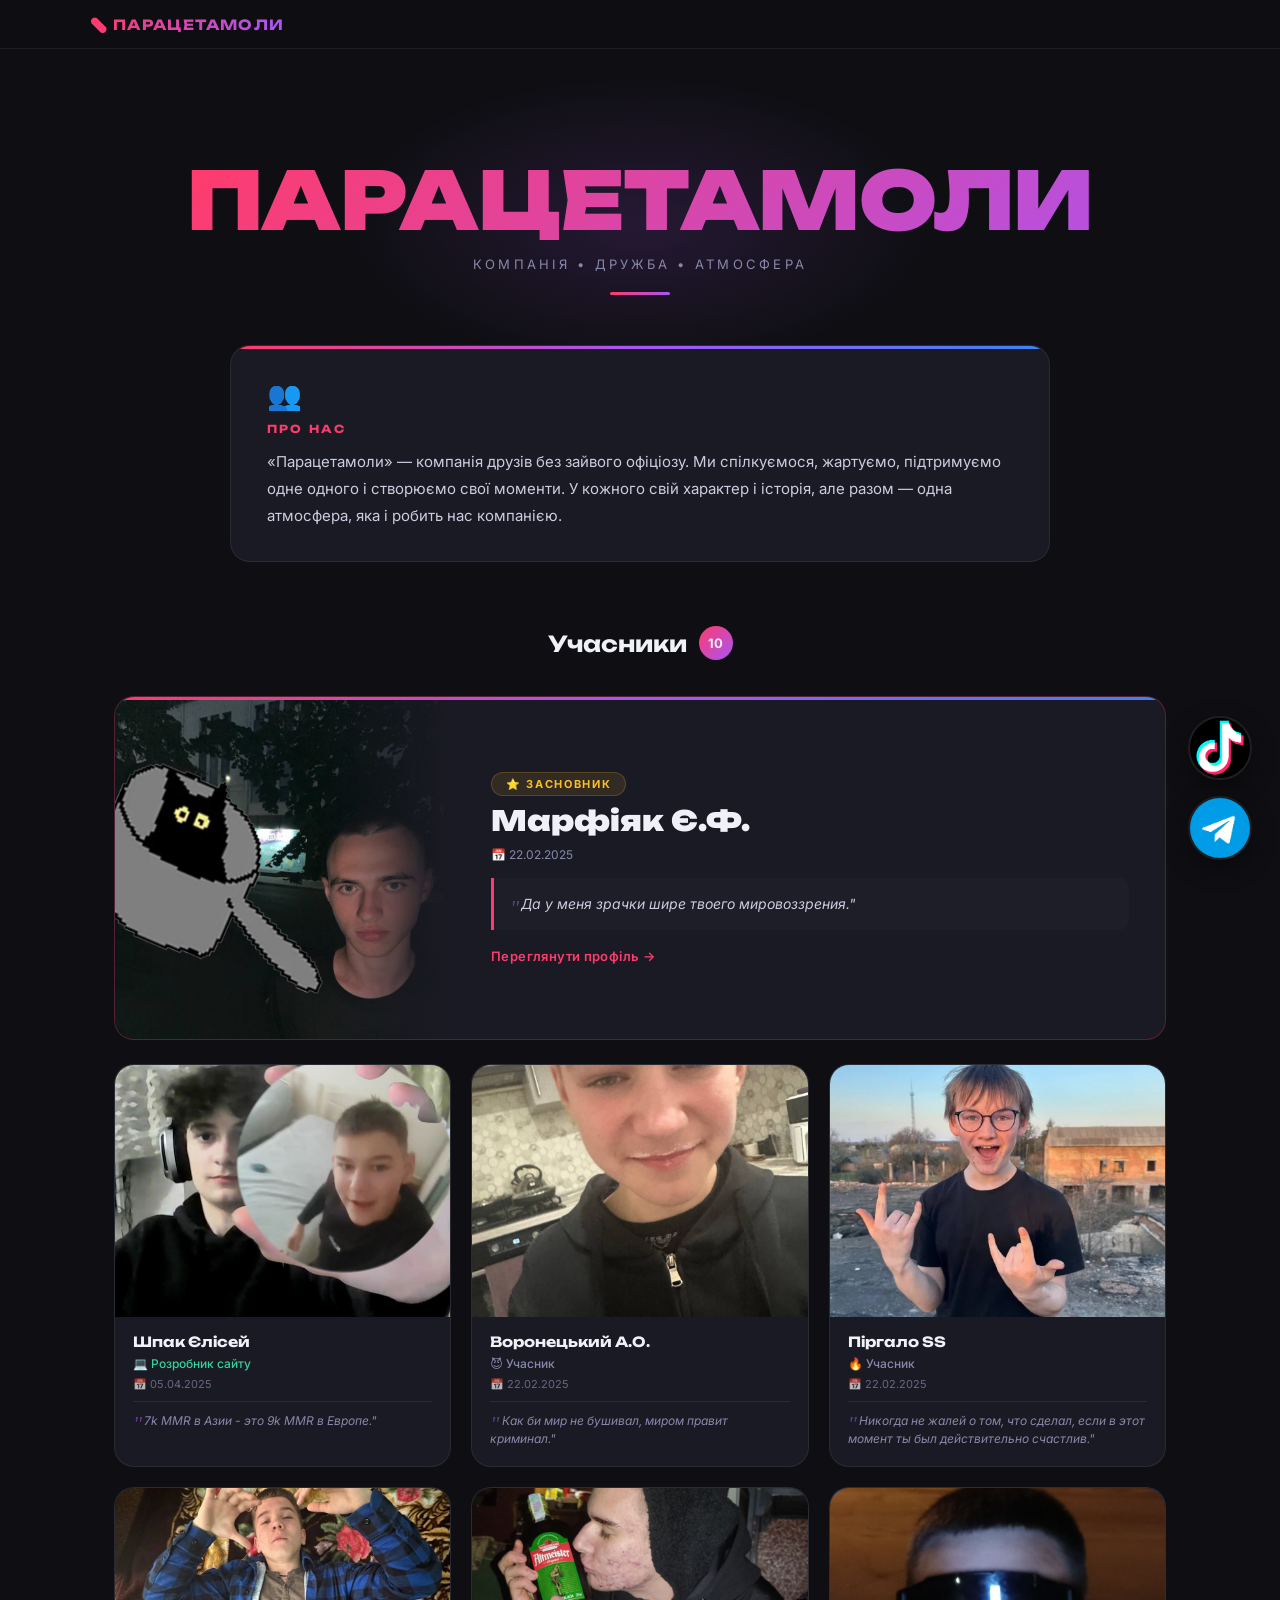
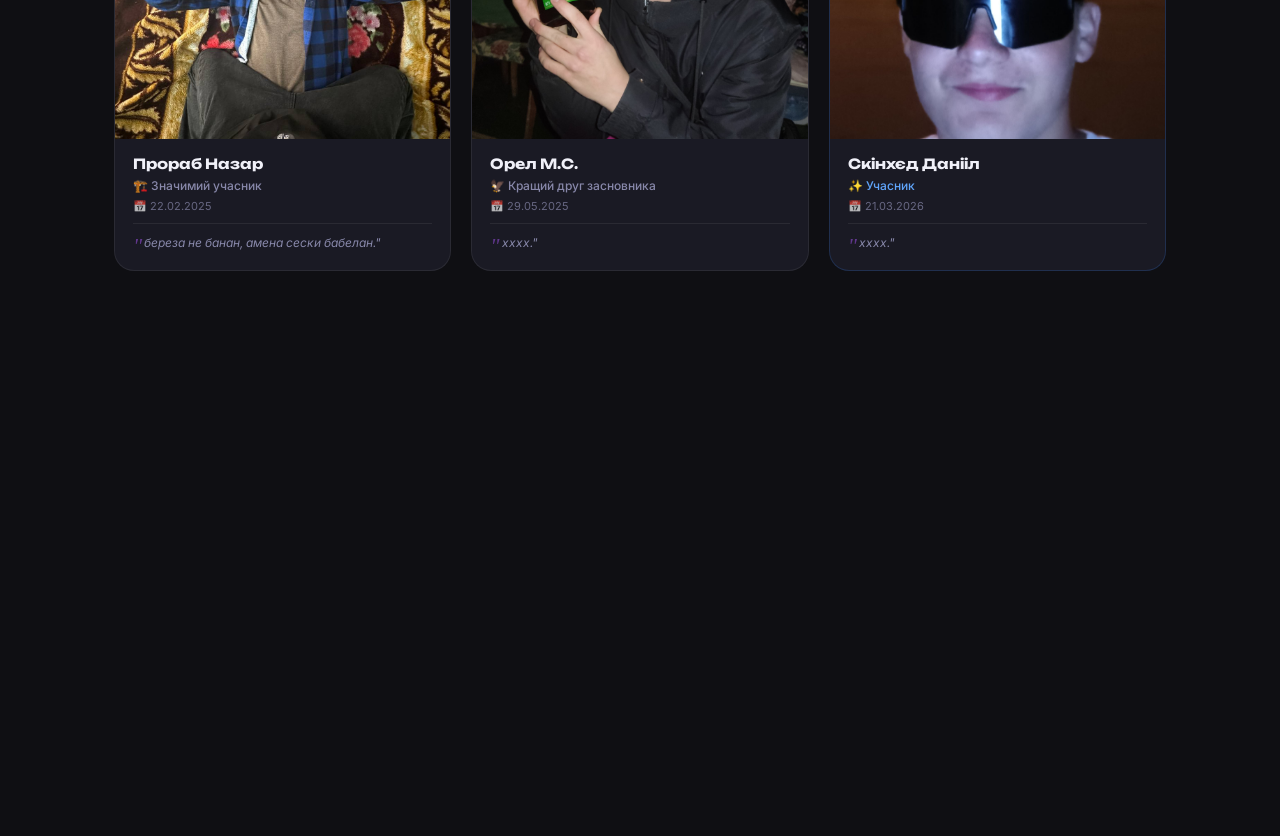
<file: index.html>
<!DOCTYPE html>
<html lang="uk">
<head>
    <meta charset="UTF-8">
    <title>Парацетамоли</title>
    <meta name="viewport" content="width=device-width, initial-scale=1.0">
    <link rel="preconnect" href="https://fonts.googleapis.com">
    <link href="https://fonts.googleapis.com/css2?family=Unbounded:wght@400;700;900&family=Inter:wght@400;500;600&display=swap" rel="stylesheet">
    <link rel="stylesheet" href="style.css">
</head>
<body>
<div class="particles" id="particles"></div>
<header class="site-header">
    <div class="header-inner">
        <span class="logo-text">💊 ПАРАЦЕТАМОЛИ</span>
    </div>
</header>
<div class="container">

    <section class="hero">
        <div class="hero-glow"></div>
        <h1 class="main-title">
            <span class="title-word accent">ПАРАЦЕТАМОЛИ</span>
        </h1>
        <p class="hero-sub">компанія • дружба • атмосфера</p>
        <div class="hero-line"></div>
    </section>

    <section class="about reveal">
        <div class="about-icon">👥</div>
        <h2 class="section-label">Про нас</h2>
        <p class="about-text">«Парацетамоли» — компанія друзів без зайвого офіціозу. Ми спілкуємося, жартуємо, підтримуємо одне одного і створюємо свої моменти. У кожного свій характер і історія, але разом — одна атмосфера, яка і робить нас компанією.</p>
    </section>

    <section class="members-section">
        <h2 class="members-title reveal">
            <span>Учасники</span>
            <span class="count-badge">10</span>
        </h2>

        <!-- ЗАСНОВНИК — окремий великий блок -->
        <a href="zhenya.html" class="founder-card reveal">
            <div class="founder-photo-wrap">
                <img src="zhenya.jpg" class="founder-photo" alt="Женя" onerror="this.src='placeholder.svg'">
                <div class="founder-overlay"></div>
            </div>
            <div class="founder-info">
                <div class="founder-badge">⭐ Засновник</div>
                <div class="founder-name">Марфіяк Є.Ф.</div>
                <div class="founder-date">📅 22.02.2025</div>
                <div class="founder-quote">
                    <span class="cq-mark">"</span>Да у меня зрачки шире твоего мировоззрения."
                </div>
                <div class="founder-link">Переглянути профіль →</div>
            </div>
        </a>

        <!-- решта учасників -->
        <div class="members-grid">
            <article class="member-card reveal" style="--i:1">
                <a href="denys.html" class="card-link">
                    <div class="card-photo-wrap">
                        <img src="denys.jpg" class="member-photo" alt="Шпак Єлісей" onerror="this.src='placeholder.svg'">
                        <div class="card-overlay"><span class="card-view">Переглянути →</span></div>
                    </div>
                    <div class="member-info">
                        <div class="member-name">Шпак Єлісей</div>
                        <div class="member-role dev">💻 Розробник сайту</div>
                        <div class="member-date">📅 05.04.2025</div>
                        <div class="card-quote"><span class="cq-mark">"</span>7k MMR в Азии - это 9k MMR в Европе."</div>
                    </div>
                </a>
            </article>
            <article class="member-card reveal" style="--i:2">
                <a href="anton.html" class="card-link">
                    <div class="card-photo-wrap">
                        <img src="anton.jpg" class="member-photo" alt="Воронецький А.О." onerror="this.src='placeholder.svg'">
                        <div class="card-overlay"><span class="card-view">Переглянути →</span></div>
                    </div>
                    <div class="member-info">
                        <div class="member-name">Воронецький А.О.</div>
                        <div class="member-role">😈 Учасник</div>
                        <div class="member-date">📅 22.02.2025</div>
                        <div class="card-quote"><span class="cq-mark">"</span>Как би мир не бушивал, миром правит криминал."</div>
                    </div>
                </a>
            </article>
            <article class="member-card reveal" style="--i:3">
                <a href="pir.html" class="card-link">
                    <div class="card-photo-wrap">
                        <img src="pir.jpg" class="member-photo" alt="Піргало SS" onerror="this.src='placeholder.svg'">
                        <div class="card-overlay"><span class="card-view">Переглянути →</span></div>
                    </div>
                    <div class="member-info">
                        <div class="member-name">Піргало SS</div>
                        <div class="member-role">🔥 Учасник</div>
                        <div class="member-date">📅 22.02.2025</div>
                        <div class="card-quote"><span class="cq-mark">"</span>Никогда не жалей о том, что сделал, если в этот момент ты был действительно счастлив."</div>
                    </div>
                </a>
            </article>
            <article class="member-card reveal" style="--i:4">
                <a href="nazar.html" class="card-link">
                    <div class="card-photo-wrap">
                        <img src="nazarbalya.jpg" class="member-photo" alt="Прораб Назар" onerror="this.src='placeholder.svg'">
                        <div class="card-overlay"><span class="card-view">Переглянути →</span></div>
                    </div>
                    <div class="member-info">
                        <div class="member-name">Прораб Назар</div>
                        <div class="member-role">🏗️ Значимий учасник</div>
                        <div class="member-date">📅 22.02.2025</div>
                        <div class="card-quote"><span class="cq-mark">"</span>береза не банан, амена сески бабелан."</div>
                    </div>
                </a>
            </article>
            <article class="member-card reveal" style="--i:5">
                <a href="masya.html" class="card-link">
                    <div class="card-photo-wrap">
                        <img src="masya.jpg" class="member-photo" alt="Орел М.С." onerror="this.src='placeholder.svg'">
                        <div class="card-overlay"><span class="card-view">Переглянути →</span></div>
                    </div>
                    <div class="member-info">
                        <div class="member-name">Орел М.С.</div>
                        <div class="member-role">🦅 Кращий друг засновника</div>
                        <div class="member-date">📅 29.05.2025</div>
                        <div class="card-quote"><span class="cq-mark">"</span>хххх."</div>
                    </div>
                </a>
            </article>

            <article class="member-card reveal new-member" style="--i:9">
                <a href="danya.html" class="card-link">
                    <div class="card-photo-wrap">
                        <img src="danya.jpg" class="member-photo" alt="Скінхєд Данііл" onerror="this.src='placeholder.svg'">
                        <div class="card-overlay"><span class="card-view">Переглянути →</span></div>
                    </div>
                    <div class="member-info">
                        <div class="member-name">Скінхєд Данііл</div>
                        <div class="member-role new">✨ Учасник</div>
                        <div class="member-date">📅 21.03.2026</div>
                        <div class="card-quote"><span class="cq-mark">"</span>хххх."</div>
                    </div>
                </a>
            </article>

            <article class="member-card reveal new-member" style="--i:6">
                <a href="vika.html" class="card-link">
                    <div class="card-photo-wrap">
                        <img src="vika.jpg" class="member-photo" alt="Сосалась з воронецьким" onerror="this.src='placeholder.svg'">
                        <div class="card-overlay"><span class="card-view">Переглянути →</span></div>
                    </div>
                    <div class="member-info">
                        <div class="member-name">Віка</div>
                        <div class="member-role new">✨ Учасниця</div>
                        <div class="member-date">📅 28.08.2025</div>
                        <div class="card-quote"><span class="cq-mark">"</span>Мертвые тоже думали, что у них будет завтра."</div>
                    </div>
                </a>
            </article>

            <article class="member-card reveal new-member" style="--i:7">
                <a href="karina.html" class="card-link">
                    <div class="card-photo-wrap">
                        <img src="karina.jpg" class="member-photo" alt="Сало" onerror="this.src='placeholder.svg'">
                        <div class="card-overlay"><span class="card-view">Переглянути →</span></div>
                    </div>
                    <div class="member-info">
                        <div class="member-name">Каріна</div>
                        <div class="member-role new">✨ Учасниця</div>
                        <div class="member-date">📅 28.08.2025</div>
                        <div class="card-quote"><span class="cq-mark">"</span>Детка ты любишь рваные джинсы."</div>
                    </div>
                </a>
            </article>

            <article class="member-card reveal new-member" style="--i:8">
                <a href="polina.html" class="card-link">
                    <div class="card-photo-wrap">
                        <img src="polina.jpg" class="member-photo" alt="П'яна палатка'" onerror="this.src='placeholder.svg'">
                        <div class="card-overlay"><span class="card-view">Переглянути →</span></div>
                    </div>
                    <div class="member-info">
                        <div class="member-name">Поліна</div>
                        <div class="member-role new">✨ Учасниця</div>
                        <div class="member-date">📅 28.08.2025</div>
                        <div class="card-quote"><span class="cq-mark">"</span>Хуй не палка, целка не давалка."</div>
                    </div>
                </a>
            </article>

        </div>
    </section>

</div>

<div class="social-btn tiktok-btn" onclick="window.open('https://www.tiktok.com/@paracetamoly74','_blank')">
    <img src="tiktok.jpg" alt="TikTok">
</div>
<div class="social-btn tg-btn" onclick="window.open('https://t.me/paracetamoly74','_blank')">
    <img src="telegram.jpg" alt="Telegram">
</div>
<script src="main.js"></script>
</body>
</html>
</file>
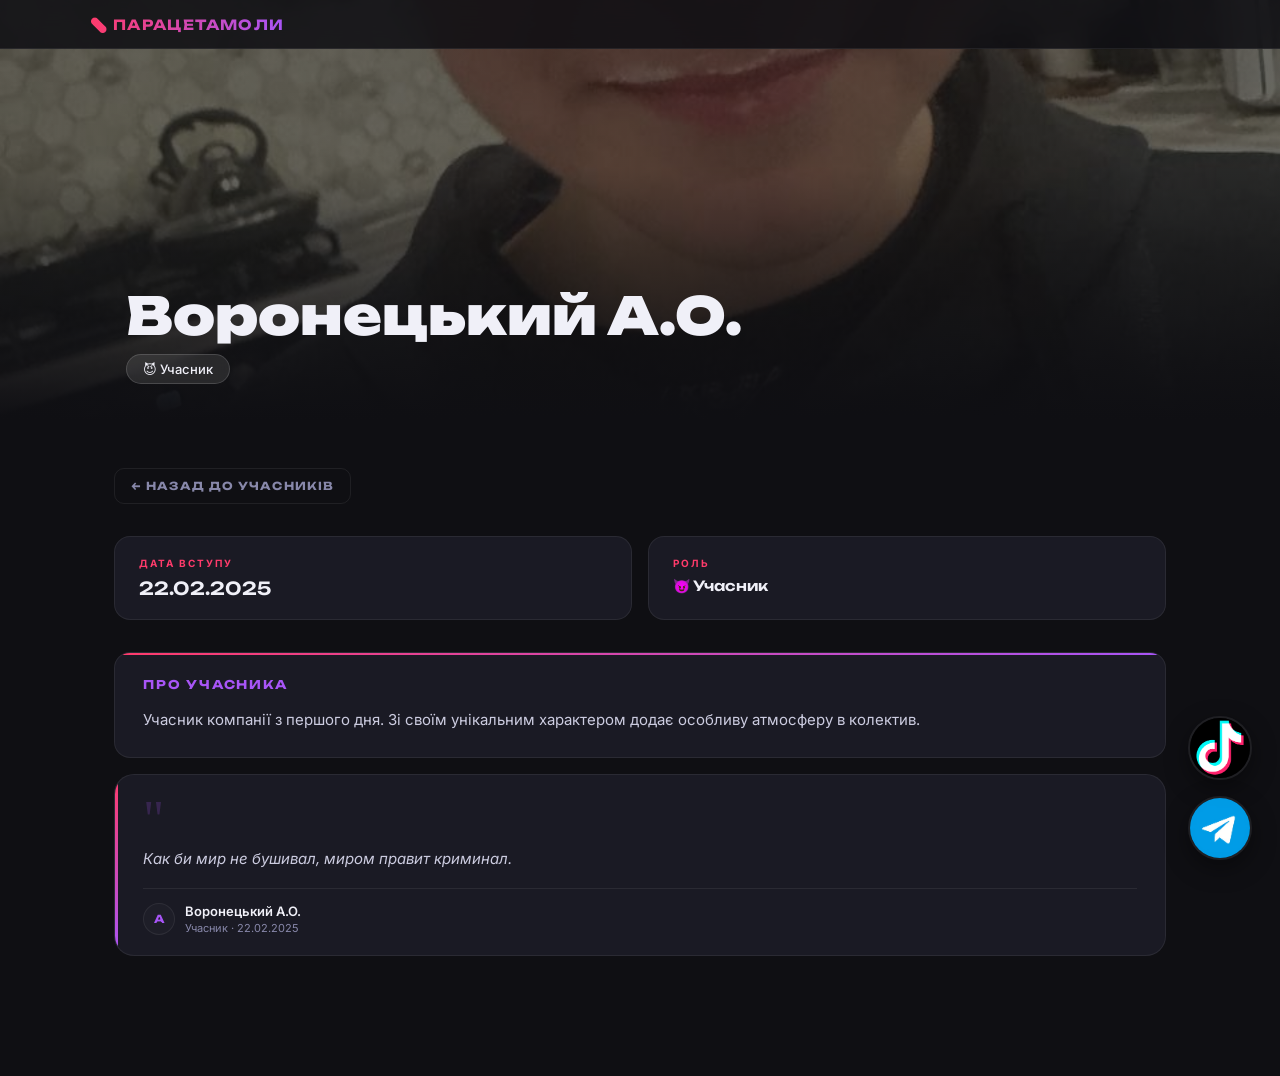
<file: anton.html>
<!DOCTYPE html>
<html lang="uk">
<head>
    <meta charset="UTF-8">
    <title>Воронецький А.О. — Парацетамоли</title>
    <meta name="viewport" content="width=device-width, initial-scale=1.0">
    <link rel="preconnect" href="https://fonts.googleapis.com">
    <link href="https://fonts.googleapis.com/css2?family=Unbounded:wght@400;700;900&family=Inter:wght@400;500;600&display=swap" rel="stylesheet">
    <link rel="stylesheet" href="style.css">
</head>
<body>
<div class="particles" id="particles"></div>
<header class="site-header">
    <div class="header-inner">
        <span class="logo-text">💊 ПАРАЦЕТАМОЛИ</span>
    </div>
</header>
<div class="member-page">
    <div class="member-page-hero">
        <img src="anton.jpg" class="member-page-photo" alt="Воронецький А.О." onerror="this.src='placeholder.svg'">
        <div class="member-page-overlay"></div>
        <div class="member-page-hero-content">
            <div class="member-page-name">Воронецький А.О.</div>
            <div class="member-page-role-badge">😈 Учасник</div>
        </div>
    </div>
    <div class="member-page-body">
        <a href="index.html" class="back-btn">← Назад до учасників</a>
        <div class="info-grid">
            <div class="info-card reveal">
                <div class="info-label">Дата вступу</div>
                <div class="info-value">22.02.2025</div>
            </div>
            <div class="info-card reveal">
                <div class="info-label">Роль</div>
                <div class="info-value" style="font-size:14px">😈 Учасник</div>
            </div>
        </div>
        <div class="bio-card reveal">
            <div class="bio-title">Про учасника</div>
            <p class="bio-text">Учасник компанії з першого дня. Зі своїм унікальним характером додає особливу атмосферу в колектив.</p>
        </div>
        <div class="member-quote">
            <div class="mq-bar"></div>
            <div class="mq-bigquote">"</div>
            <p class="mq-text">Как би мир не бушивал, миром правит криминал.</p>
            <div class="mq-footer">
                <div class="mq-avatar">А</div>
                <div>
                    <div class="mq-name">Воронецький А.О.</div>
                    <div class="mq-role">Учасник · 22.02.2025</div>
                </div>
            </div>
        </div>
    </div>
</div>
<div class="social-btn tiktok-btn" onclick="window.open('https://www.tiktok.com/@paracetamoly74','_blank')">
    <img src="tiktok.jpg" alt="TikTok">
</div>
<div class="social-btn tg-btn" onclick="window.open('https://t.me/paracetamoly74','_blank')">
    <img src="telegram.jpg" alt="Telegram">
</div>
<script src="main.js"></script>
</body>
</html>
</file>
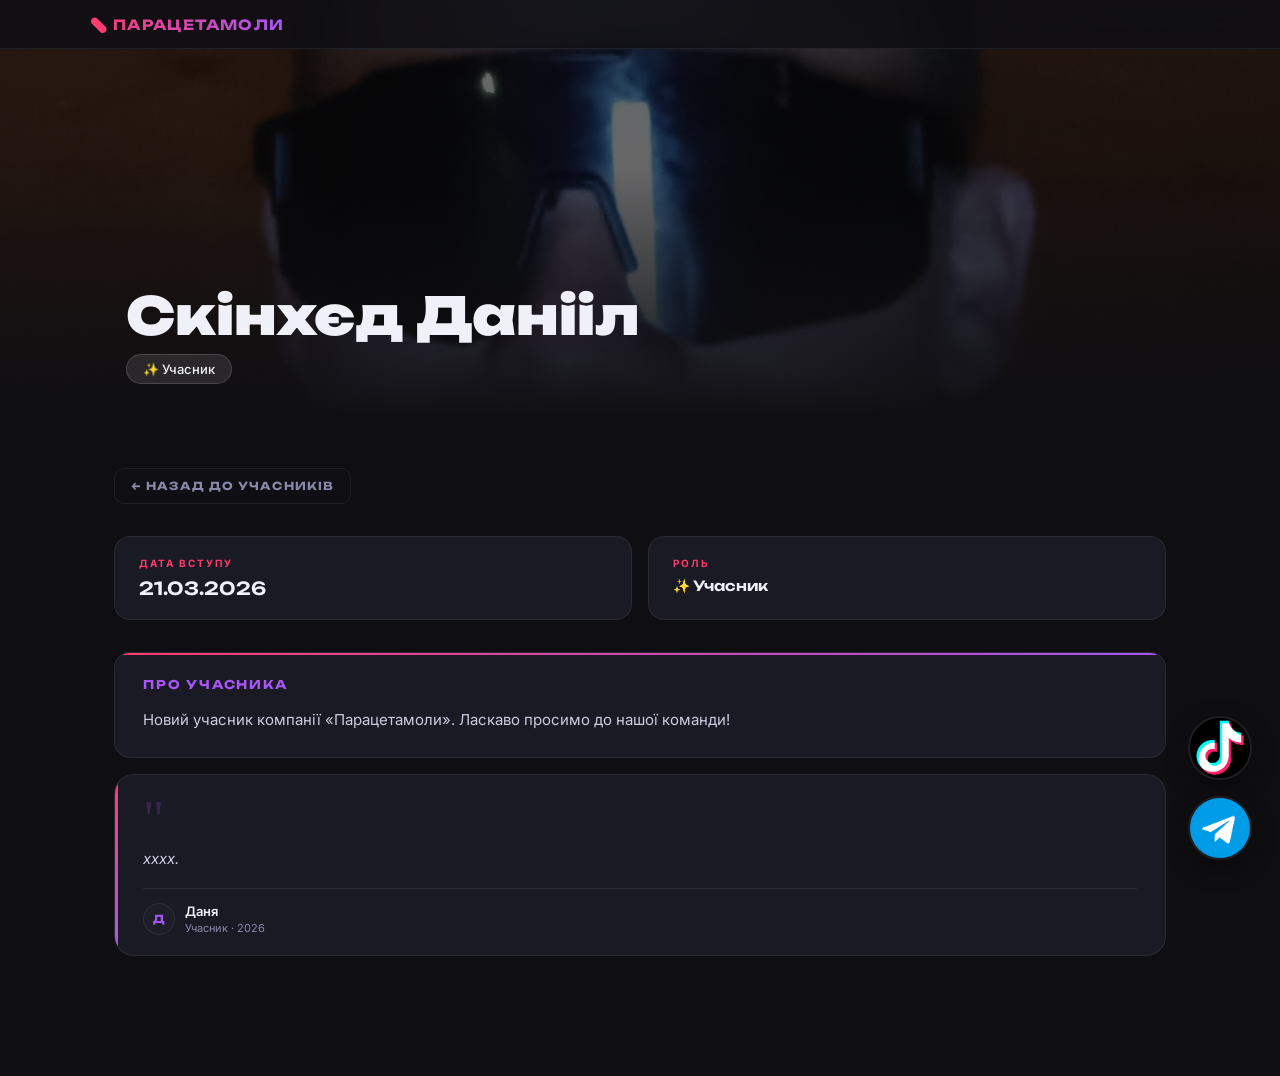
<file: danya.html>
<!DOCTYPE html>
<html lang="uk">
<head>
    <meta charset="UTF-8">
    <title>Даня — Парацетамоли</title>
    <meta name="viewport" content="width=device-width, initial-scale=1.0">
    <link rel="preconnect" href="https://fonts.googleapis.com">
    <link href="https://fonts.googleapis.com/css2?family=Unbounded:wght@400;700;900&family=Inter:wght@400;500;600&display=swap" rel="stylesheet">
    <link rel="stylesheet" href="style.css">
</head>
<body>
<div class="particles" id="particles"></div>
<header class="site-header">
    <div class="header-inner">
        <span class="logo-text">💊 ПАРАЦЕТАМОЛИ</span>
    </div>
</header>
<div class="member-page">
    <div class="member-page-hero">
        <img src="danya.jpg" class="member-page-photo" alt="скінхєд" onerror="this.src='placeholder.svg'">
        <div class="member-page-overlay"></div>
        <div class="member-page-hero-content">
            <div class="member-page-name">Скінхєд Данііл</div>
            <div class="member-page-role-badge">✨ Учасник</div>
        </div>
    </div>
    <div class="member-page-body">
        <a href="index.html" class="back-btn">← Назад до учасників</a>
        <div class="info-grid">
            <div class="info-card reveal">
                <div class="info-label">Дата вступу</div>
                <div class="info-value">21.03.2026</div>
            </div>
            <div class="info-card reveal">
                <div class="info-label">Роль</div>
                <div class="info-value" style="font-size:14px">✨ Учасник</div>
            </div>
        </div>
        <div class="bio-card reveal">
            <div class="bio-title">Про учасника</div>
            <p class="bio-text">Новий учасник компанії «Парацетамоли». Ласкаво просимо до нашої команди!</p>
        </div>
        <div class="member-quote">
            <div class="mq-bar"></div>
            <div class="mq-bigquote">"</div>
            <p class="mq-text">хххх.</p>
            <div class="mq-footer">
                <div class="mq-avatar">Д</div>
                <div>
                    <div class="mq-name">Даня</div>
                    <div class="mq-role">Учасник · 2026</div>
                </div>
            </div>
        </div>
    </div>
</div>
<div class="social-btn tiktok-btn" onclick="window.open('https://www.tiktok.com/@paracetamoly74','_blank')">
    <img src="tiktok.jpg" alt="TikTok">
</div>
<div class="social-btn tg-btn" onclick="window.open('https://t.me/paracetamoly74','_blank')">
    <img src="telegram.jpg" alt="Telegram">
</div>
<script src="main.js"></script>
</body>
</html>
</file>
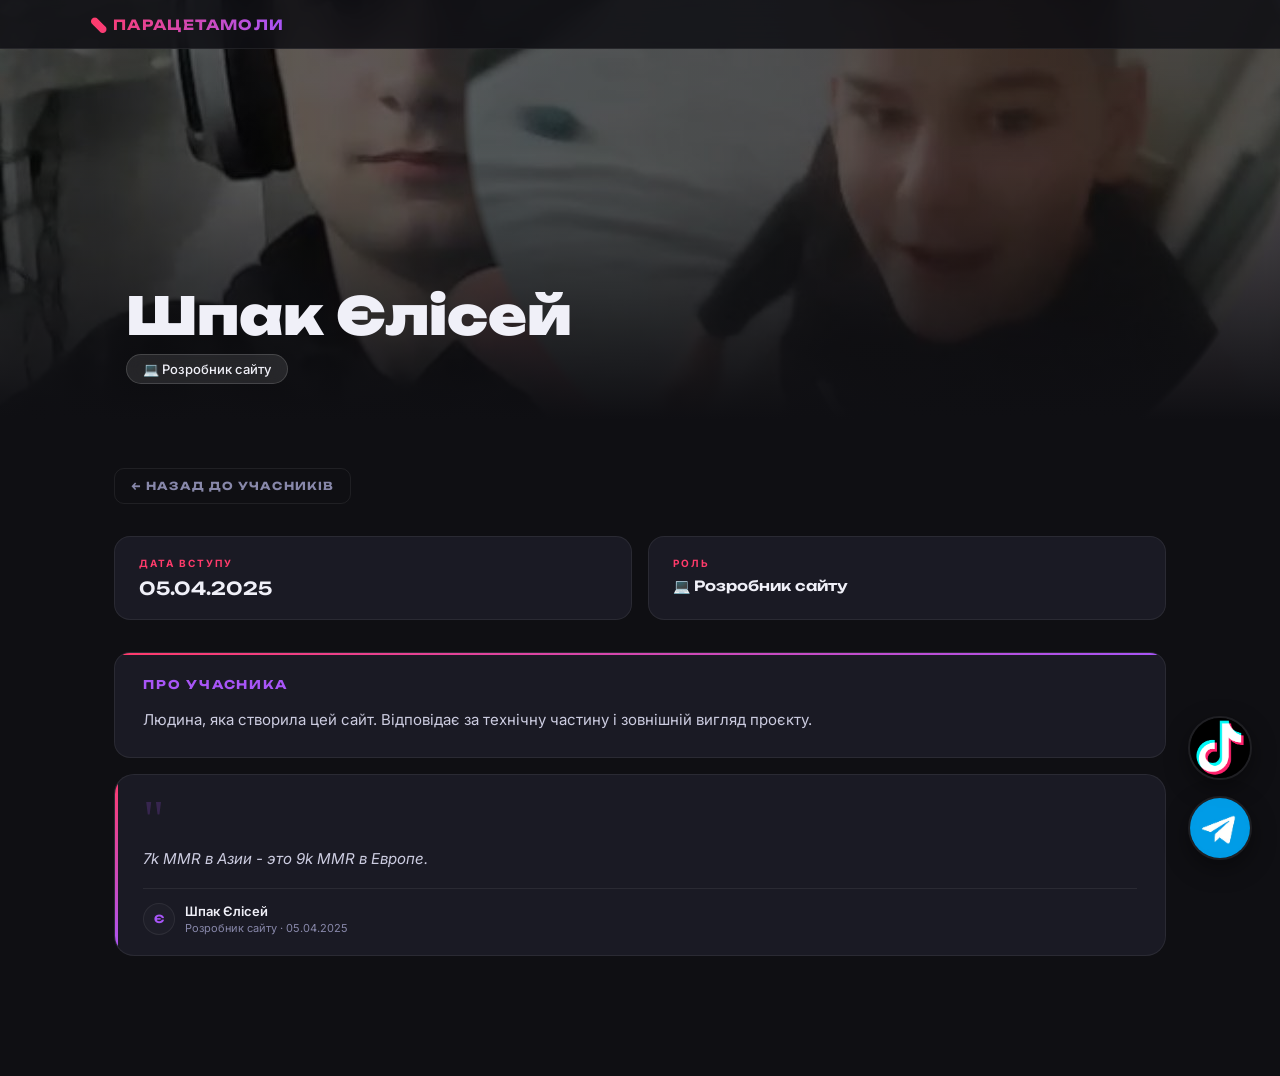
<file: denys.html>
<!DOCTYPE html>
<html lang="uk">
<head>
    <meta charset="UTF-8">
    <title>Шпак Єлісей — Парацетамоли</title>
    <meta name="viewport" content="width=device-width, initial-scale=1.0">
    <link rel="preconnect" href="https://fonts.googleapis.com">
    <link href="https://fonts.googleapis.com/css2?family=Unbounded:wght@400;700;900&family=Inter:wght@400;500;600&display=swap" rel="stylesheet">
    <link rel="stylesheet" href="style.css">
</head>
<body>
<div class="particles" id="particles"></div>
<header class="site-header">
    <div class="header-inner">
        <span class="logo-text">💊 ПАРАЦЕТАМОЛИ</span>
    </div>
</header>
<div class="member-page">
    <div class="member-page-hero">
        <img src="denys.jpg" class="member-page-photo" alt="Шпак Єлісей" onerror="this.src='placeholder.svg'">
        <div class="member-page-overlay"></div>
        <div class="member-page-hero-content">
            <div class="member-page-name">Шпак Єлісей</div>
            <div class="member-page-role-badge">💻 Розробник сайту</div>
        </div>
    </div>
    <div class="member-page-body">
        <a href="index.html" class="back-btn">← Назад до учасників</a>
        <div class="info-grid">
            <div class="info-card reveal">
                <div class="info-label">Дата вступу</div>
                <div class="info-value">05.04.2025</div>
            </div>
            <div class="info-card reveal">
                <div class="info-label">Роль</div>
                <div class="info-value" style="font-size:14px">💻 Розробник сайту</div>
            </div>
        </div>
        <div class="bio-card reveal">
            <div class="bio-title">Про учасника</div>
            <p class="bio-text">Людина, яка створила цей сайт. Відповідає за технічну частину і зовнішній вигляд проєкту.</p>
        </div>
        <div class="member-quote">
            <div class="mq-bar"></div>
            <div class="mq-bigquote">"</div>
            <p class="mq-text">7k MMR в Азии - это 9k MMR в Европе.</p>
            <div class="mq-footer">
                <div class="mq-avatar">Є</div>
                <div>
                    <div class="mq-name">Шпак Єлісей</div>
                    <div class="mq-role">Розробник сайту · 05.04.2025</div>
                </div>
            </div>
        </div>
    </div>
</div>
<div class="social-btn tiktok-btn" onclick="window.open('https://www.tiktok.com/@paracetamoly74','_blank')">
    <img src="tiktok.jpg" alt="TikTok">
</div>
<div class="social-btn tg-btn" onclick="window.open('https://t.me/paracetamoly74','_blank')">
    <img src="telegram.jpg" alt="Telegram">
</div>
<script src="main.js"></script>
</body>
</html>
</file>
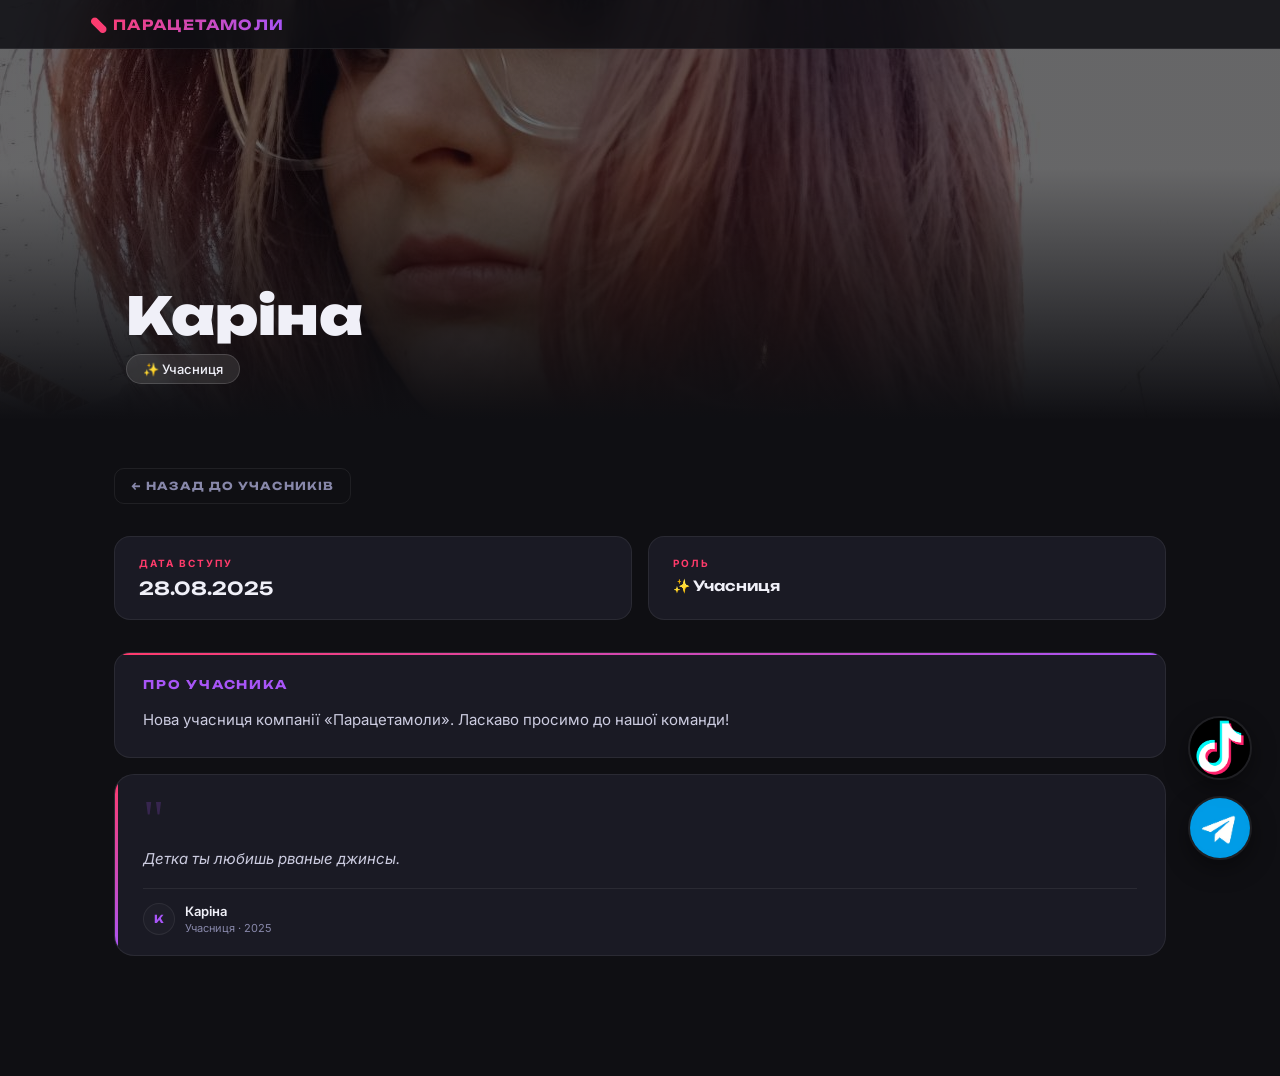
<file: karina.html>
<!DOCTYPE html>
<html lang="uk">
<head>
    <meta charset="UTF-8">
    <title>Каріна — Парацетамоли</title>
    <meta name="viewport" content="width=device-width, initial-scale=1.0">
    <link rel="preconnect" href="https://fonts.googleapis.com">
    <link href="https://fonts.googleapis.com/css2?family=Unbounded:wght@400;700;900&family=Inter:wght@400;500;600&display=swap" rel="stylesheet">
    <link rel="stylesheet" href="style.css">
</head>
<body>
<div class="particles" id="particles"></div>
<header class="site-header">
    <div class="header-inner">
        <span class="logo-text">💊 ПАРАЦЕТАМОЛИ</span>
    </div>
</header>
<div class="member-page">
    <div class="member-page-hero">
        <img src="karina.jpg" class="member-page-photo" alt="рвані жинси" onerror="this.src='placeholder.svg'">
        <div class="member-page-overlay"></div>
        <div class="member-page-hero-content">
            <div class="member-page-name">Каріна</div>
            <div class="member-page-role-badge">✨ Учасниця</div>
        </div>
    </div>
    <div class="member-page-body">
        <a href="index.html" class="back-btn">← Назад до учасників</a>
        <div class="info-grid">
            <div class="info-card reveal">
                <div class="info-label">Дата вступу</div>
                <div class="info-value">28.08.2025</div>
            </div>
            <div class="info-card reveal">
                <div class="info-label">Роль</div>
                <div class="info-value" style="font-size:14px">✨ Учасниця</div>
            </div>
        </div>
        <div class="bio-card reveal">
            <div class="bio-title">Про учасника</div>
            <p class="bio-text">Нова учасниця компанії «Парацетамоли». Ласкаво просимо до нашої команди!</p>
        </div>
        <div class="member-quote">
            <div class="mq-bar"></div>
            <div class="mq-bigquote">"</div>
            <p class="mq-text">Детка ты любишь рваные джинсы.</p>
            <div class="mq-footer">
                <div class="mq-avatar">К</div>
                <div>
                    <div class="mq-name">Каріна</div>
                    <div class="mq-role">Учасниця · 2025</div>
                </div>
            </div>
        </div>
    </div>
</div>
<div class="social-btn tiktok-btn" onclick="window.open('https://www.tiktok.com/@paracetamoly74','_blank')">
    <img src="tiktok.jpg" alt="TikTok">
</div>
<div class="social-btn tg-btn" onclick="window.open('https://t.me/paracetamoly74','_blank')">
    <img src="telegram.jpg" alt="Telegram">
</div>
<script src="main.js"></script>
</body>
</html>
</file>
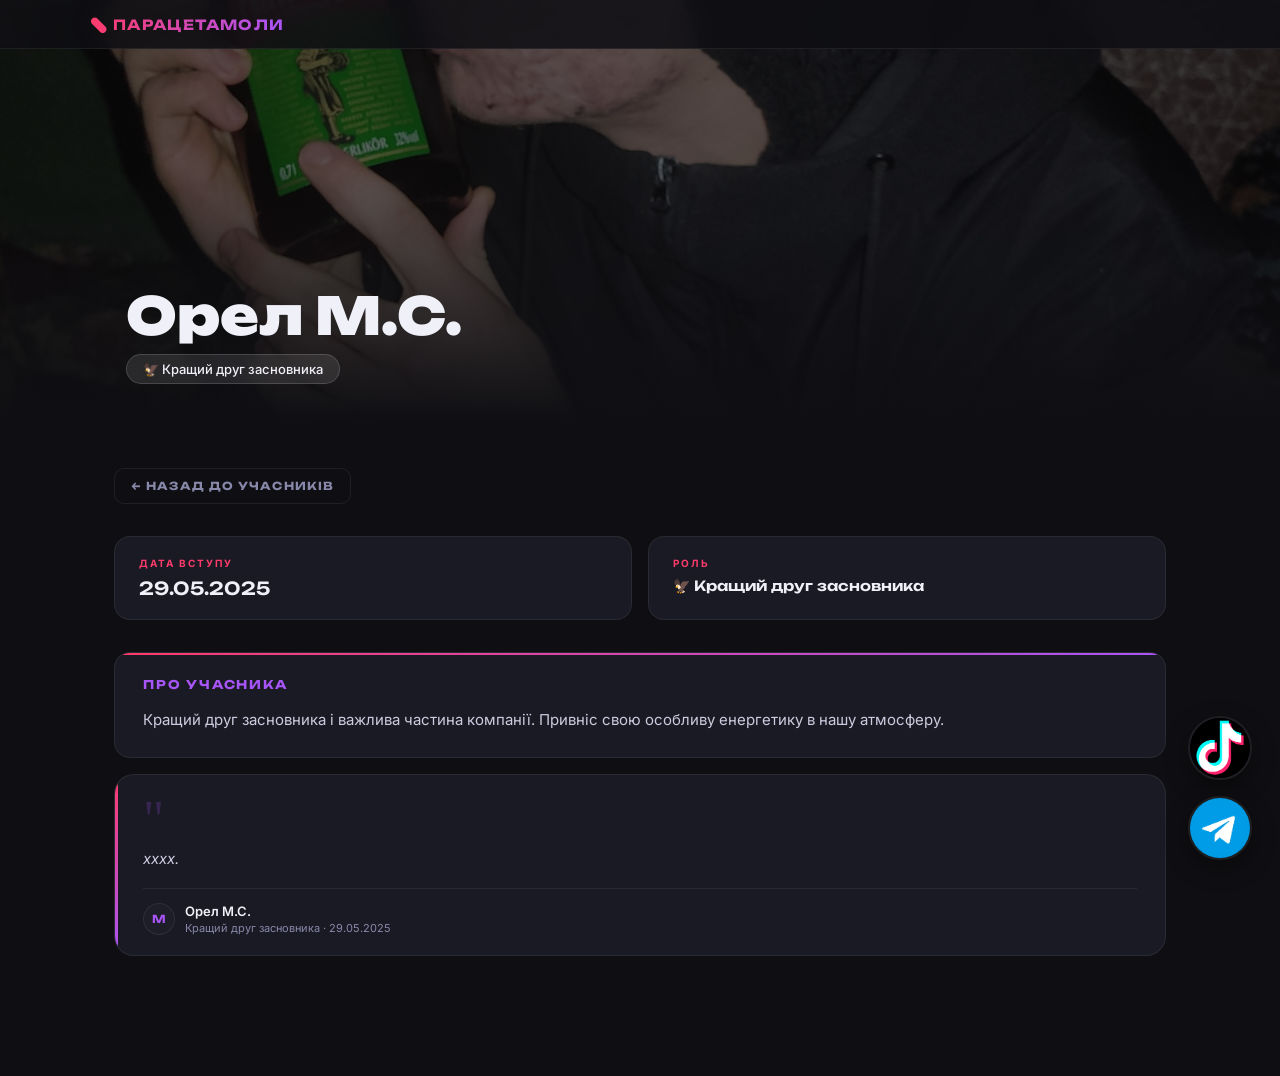
<file: masya.html>
<!DOCTYPE html>
<html lang="uk">
<head>
    <meta charset="UTF-8">
    <title>Орел М.С. — Парацетамоли</title>
    <meta name="viewport" content="width=device-width, initial-scale=1.0">
    <link rel="preconnect" href="https://fonts.googleapis.com">
    <link href="https://fonts.googleapis.com/css2?family=Unbounded:wght@400;700;900&family=Inter:wght@400;500;600&display=swap" rel="stylesheet">
    <link rel="stylesheet" href="style.css">
</head>
<body>
<div class="particles" id="particles"></div>
<header class="site-header">
    <div class="header-inner">
        <span class="logo-text">💊 ПАРАЦЕТАМОЛИ</span>
    </div>
</header>
<div class="member-page">
    <div class="member-page-hero">
        <img src="masya.jpg" class="member-page-photo" alt="Орел М.С." onerror="this.src='placeholder.svg'">
        <div class="member-page-overlay"></div>
        <div class="member-page-hero-content">
            <div class="member-page-name">Орел М.С.</div>
            <div class="member-page-role-badge">🦅 Кращий друг засновника</div>
        </div>
    </div>
    <div class="member-page-body">
        <a href="index.html" class="back-btn">← Назад до учасників</a>
        <div class="info-grid">
            <div class="info-card reveal">
                <div class="info-label">Дата вступу</div>
                <div class="info-value">29.05.2025</div>
            </div>
            <div class="info-card reveal">
                <div class="info-label">Роль</div>
                <div class="info-value" style="font-size:14px">🦅 Кращий друг засновника</div>
            </div>
        </div>
        <div class="bio-card reveal">
            <div class="bio-title">Про учасника</div>
            <p class="bio-text">Кращий друг засновника і важлива частина компанії. Привніс свою особливу енергетику в нашу атмосферу.</p>
        </div>
        <div class="member-quote">
            <div class="mq-bar"></div>
            <div class="mq-bigquote">"</div>
            <p class="mq-text">хххх.</p>
            <div class="mq-footer">
                <div class="mq-avatar">М</div>
                <div>
                    <div class="mq-name">Орел М.С.</div>
                    <div class="mq-role">Кращий друг засновника · 29.05.2025</div>
                </div>
            </div>
        </div>
    </div>
</div>
<div class="social-btn tiktok-btn" onclick="window.open('https://www.tiktok.com/@paracetamoly74','_blank')">
    <img src="tiktok.jpg" alt="TikTok">
</div>
<div class="social-btn tg-btn" onclick="window.open('https://t.me/paracetamoly74','_blank')">
    <img src="telegram.jpg" alt="Telegram">
</div>
<script src="main.js"></script>
</body>
</html>
</file>
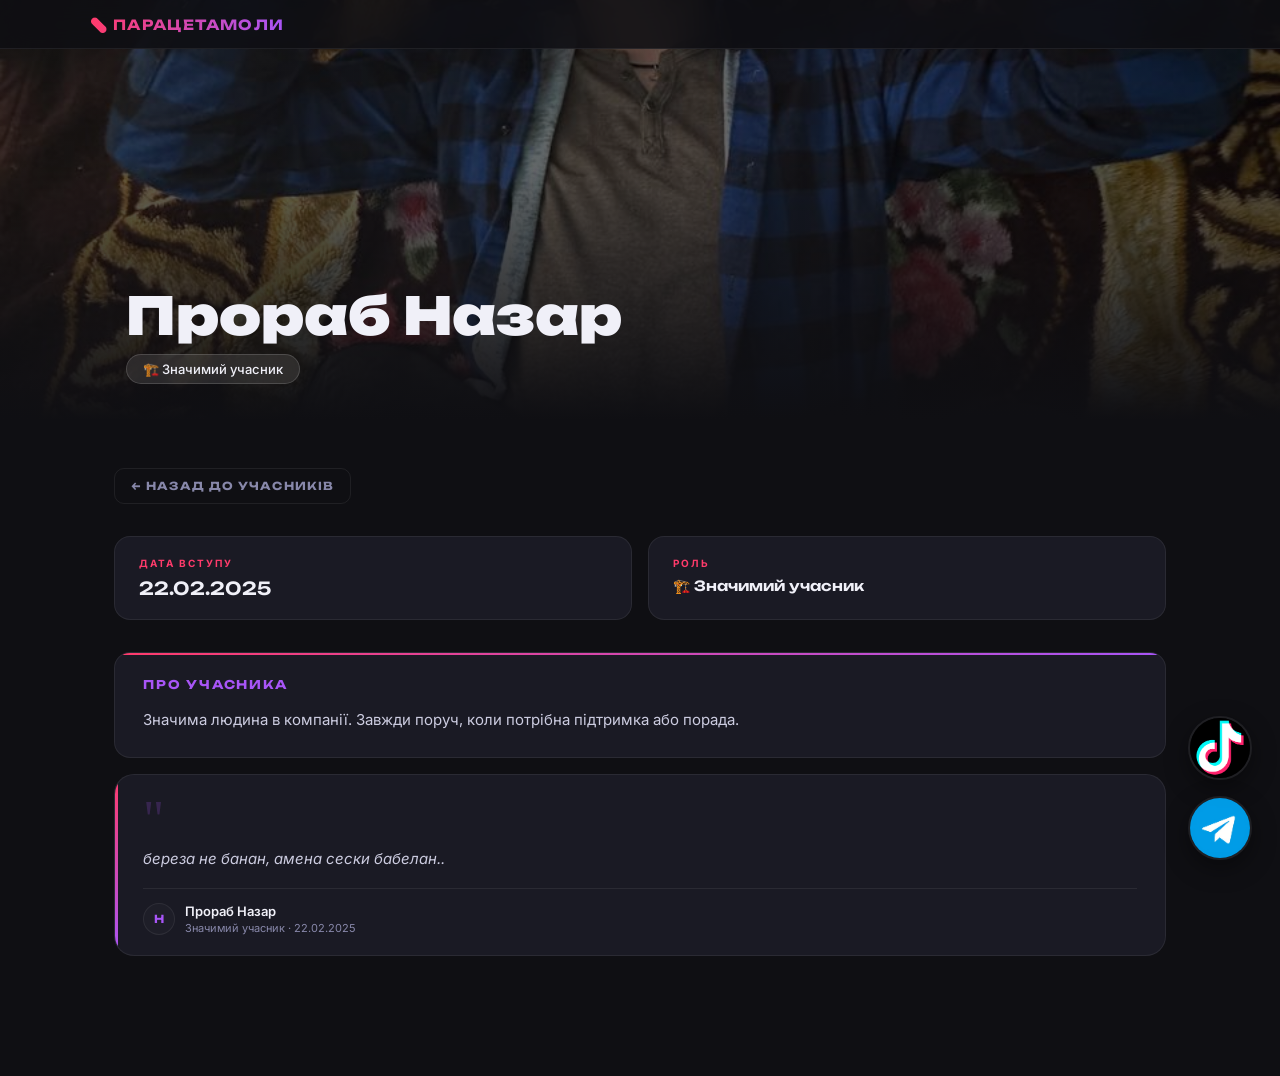
<file: nazar.html>
<!DOCTYPE html>
<html lang="uk">
<head>
    <meta charset="UTF-8">
    <title>Прораб Назар — Парацетамоли</title>
    <meta name="viewport" content="width=device-width, initial-scale=1.0">
    <link rel="preconnect" href="https://fonts.googleapis.com">
    <link href="https://fonts.googleapis.com/css2?family=Unbounded:wght@400;700;900&family=Inter:wght@400;500;600&display=swap" rel="stylesheet">
    <link rel="stylesheet" href="style.css">
</head>
<body>
<div class="particles" id="particles"></div>
<header class="site-header">
    <div class="header-inner">
        <span class="logo-text">💊 ПАРАЦЕТАМОЛИ</span>
    </div>
</header>
<div class="member-page">
    <div class="member-page-hero">
        <img src="nazarbalya.jpg" class="member-page-photo" alt="Прораб Назар" onerror="this.src='placeholder.svg'">
        <div class="member-page-overlay"></div>
        <div class="member-page-hero-content">
            <div class="member-page-name">Прораб Назар</div>
            <div class="member-page-role-badge">🏗️ Значимий учасник</div>
        </div>
    </div>
    <div class="member-page-body">
        <a href="index.html" class="back-btn">← Назад до учасників</a>
        <div class="info-grid">
            <div class="info-card reveal">
                <div class="info-label">Дата вступу</div>
                <div class="info-value">22.02.2025</div>
            </div>
            <div class="info-card reveal">
                <div class="info-label">Роль</div>
                <div class="info-value" style="font-size:14px">🏗️ Значимий учасник</div>
            </div>
        </div>
        <div class="bio-card reveal">
            <div class="bio-title">Про учасника</div>
            <p class="bio-text">Значима людина в компанії. Завжди поруч, коли потрібна підтримка або порада.</p>
        </div>
        <div class="member-quote">
            <div class="mq-bar"></div>
            <div class="mq-bigquote">"</div>
            <p class="mq-text">береза не банан, амена сески бабелан..</p>
            <div class="mq-footer">
                <div class="mq-avatar">Н</div>
                <div>
                    <div class="mq-name">Прораб Назар</div>
                    <div class="mq-role">Значимий учасник · 22.02.2025</div>
                </div>
            </div>
        </div>
    </div>
</div>
<div class="social-btn tiktok-btn" onclick="window.open('https://www.tiktok.com/@paracetamoly74','_blank')">
    <img src="tiktok.jpg" alt="TikTok">
</div>
<div class="social-btn tg-btn" onclick="window.open('https://t.me/paracetamoly74','_blank')">
    <img src="telegram.jpg" alt="Telegram">
</div>
<script src="main.js"></script>
</body>
</html>
</file>
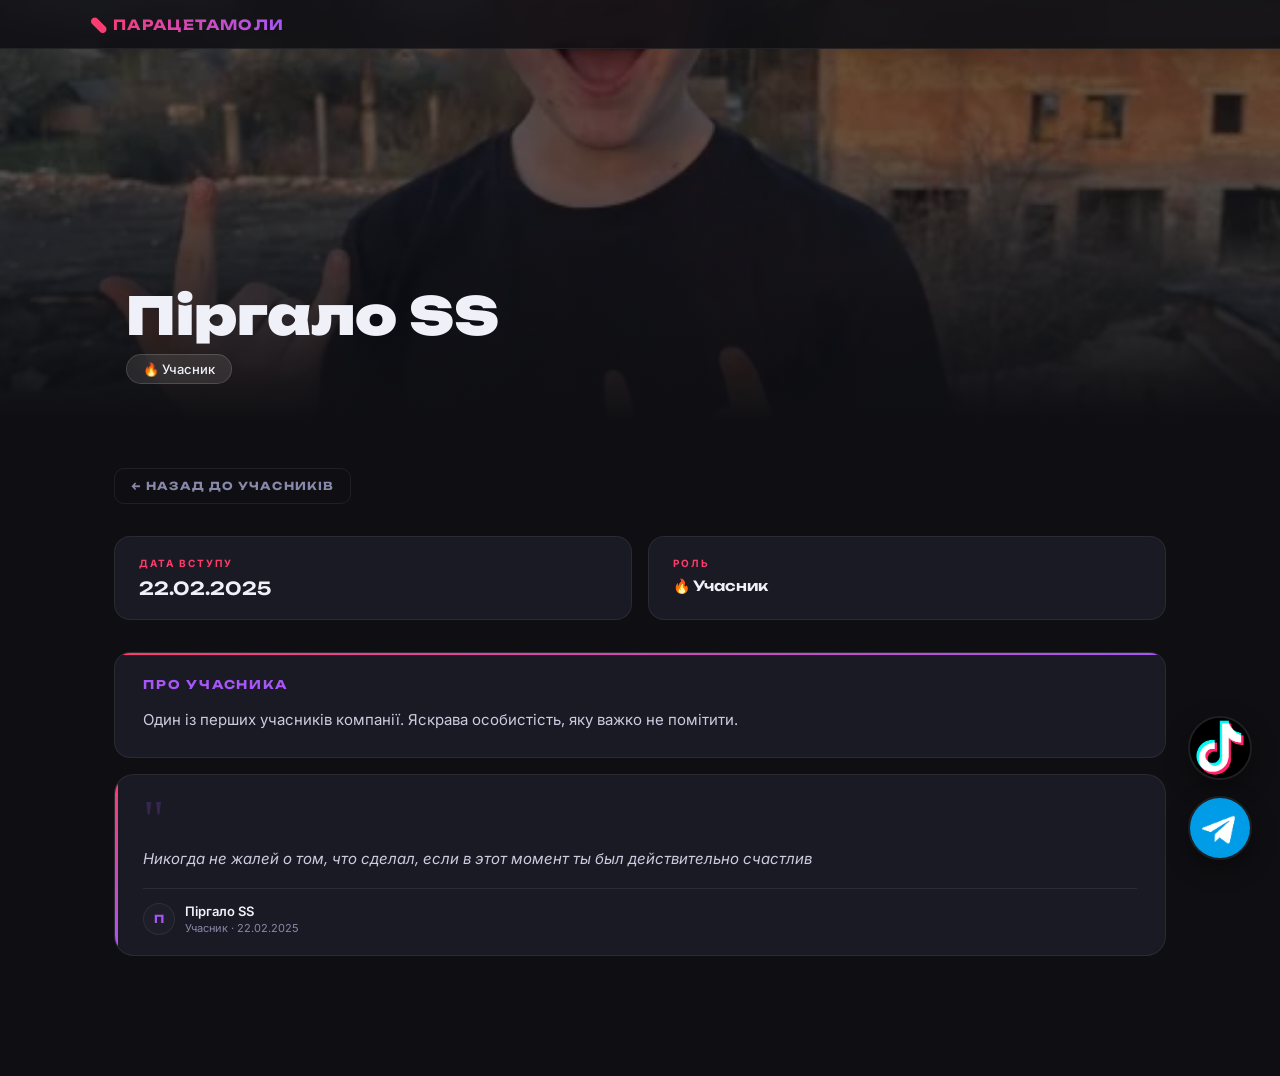
<file: pir.html>
<!DOCTYPE html>
<html lang="uk">
<head>
    <meta charset="UTF-8">
    <title>Піргало SS — Парацетамоли</title>
    <meta name="viewport" content="width=device-width, initial-scale=1.0">
    <link rel="preconnect" href="https://fonts.googleapis.com">
    <link href="https://fonts.googleapis.com/css2?family=Unbounded:wght@400;700;900&family=Inter:wght@400;500;600&display=swap" rel="stylesheet">
    <link rel="stylesheet" href="style.css">
</head>
<body>
<div class="particles" id="particles"></div>
<header class="site-header">
    <div class="header-inner">
        <span class="logo-text">💊 ПАРАЦЕТАМОЛИ</span>
    </div>
</header>
<div class="member-page">
    <div class="member-page-hero">
        <img src="pir.jpg" class="member-page-photo" alt="Піргало SS" onerror="this.src='placeholder.svg'">
        <div class="member-page-overlay"></div>
        <div class="member-page-hero-content">
            <div class="member-page-name">Піргало SS</div>
            <div class="member-page-role-badge">🔥 Учасник</div>
        </div>
    </div>
    <div class="member-page-body">
        <a href="index.html" class="back-btn">← Назад до учасників</a>
        <div class="info-grid">
            <div class="info-card reveal">
                <div class="info-label">Дата вступу</div>
                <div class="info-value">22.02.2025</div>
            </div>
            <div class="info-card reveal">
                <div class="info-label">Роль</div>
                <div class="info-value" style="font-size:14px">🔥 Учасник</div>
            </div>
        </div>
        <div class="bio-card reveal">
            <div class="bio-title">Про учасника</div>
            <p class="bio-text">Один із перших учасників компанії. Яскрава особистість, яку важко не помітити.</p>
        </div>
        <div class="member-quote">
            <div class="mq-bar"></div>
            <div class="mq-bigquote">"</div>
            <p class="mq-text">Никогда не жалей о том, что сделал, если в этот момент ты был действительно счастлив</p>
            <div class="mq-footer">
                <div class="mq-avatar">П</div>
                <div>
                    <div class="mq-name">Піргало SS</div>
                    <div class="mq-role">Учасник · 22.02.2025</div>
                </div>
            </div>
        </div>
    </div>
</div>
<div class="social-btn tiktok-btn" onclick="window.open('https://www.tiktok.com/@paracetamoly74','_blank')">
    <img src="tiktok.jpg" alt="TikTok">
</div>
<div class="social-btn tg-btn" onclick="window.open('https://t.me/paracetamoly74','_blank')">
    <img src="telegram.jpg" alt="Telegram">
</div>
<script src="main.js"></script>
</body>
</html>
</file>
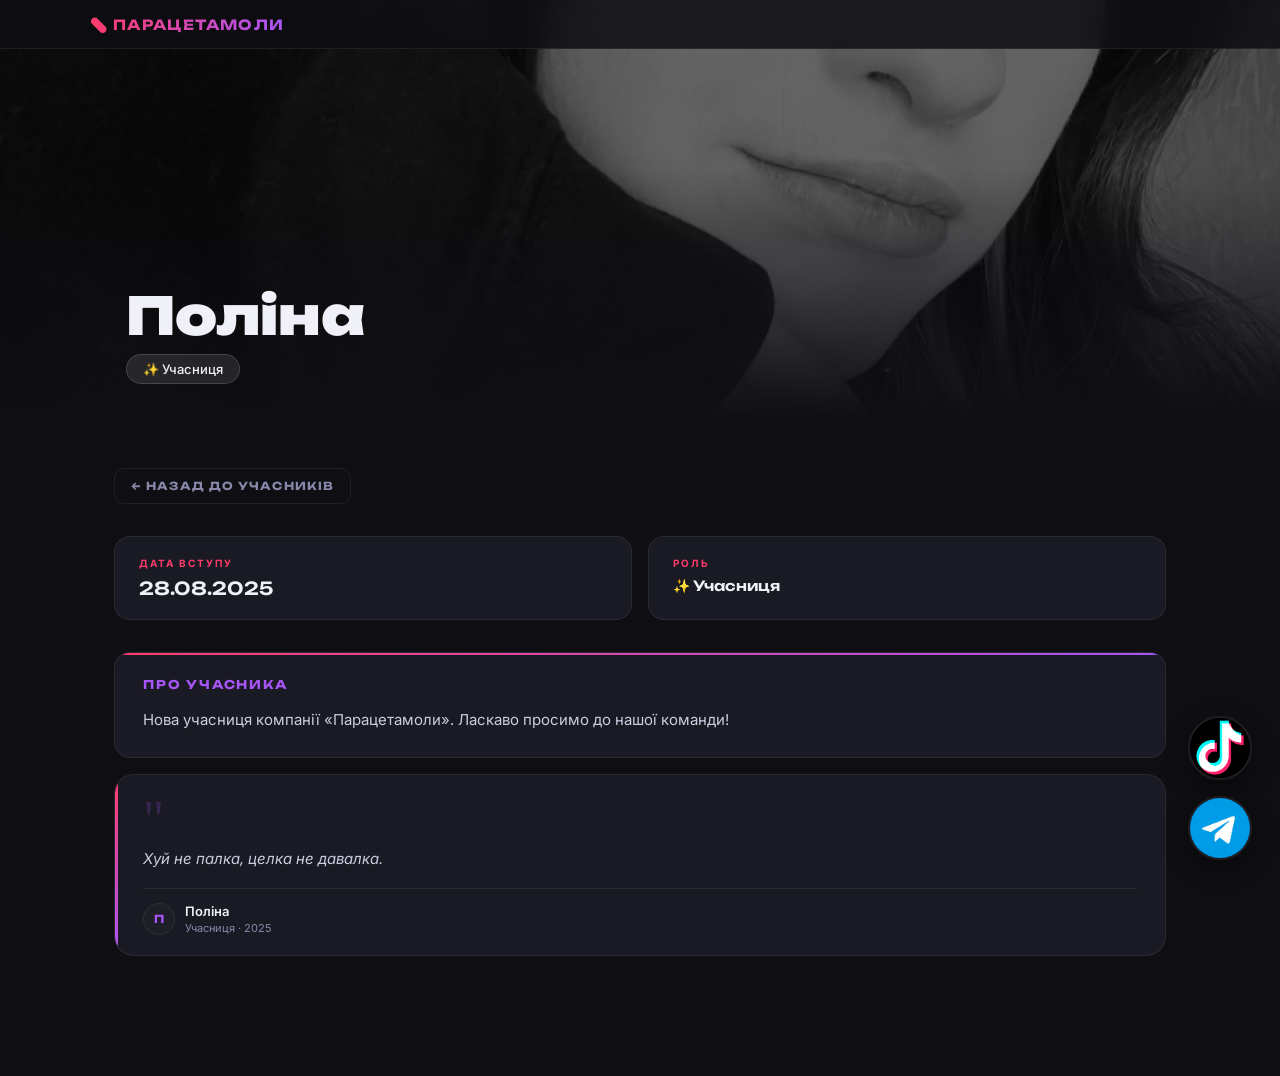
<file: polina.html>
<!DOCTYPE html>
<html lang="uk">
<head>
    <meta charset="UTF-8">
    <title>Поліна — Парацетамоли</title>
    <meta name="viewport" content="width=device-width, initial-scale=1.0">
    <link rel="preconnect" href="https://fonts.googleapis.com">
    <link href="https://fonts.googleapis.com/css2?family=Unbounded:wght@400;700;900&family=Inter:wght@400;500;600&display=swap" rel="stylesheet">
    <link rel="stylesheet" href="style.css">
</head>
<body>
<div class="particles" id="particles"></div>
<header class="site-header">
    <div class="header-inner">
        <span class="logo-text">💊 ПАРАЦЕТАМОЛИ</span>
    </div>
</header>
<div class="member-page">
    <div class="member-page-hero">
        <img src="polina.jpg" class="member-page-photo" alt="п'яна палатка" onerror="this.src='placeholder.svg'">
        <div class="member-page-overlay"></div>
        <div class="member-page-hero-content">
            <div class="member-page-name">Поліна</div>
            <div class="member-page-role-badge">✨ Учасниця</div>
        </div>
    </div>
    <div class="member-page-body">
        <a href="index.html" class="back-btn">← Назад до учасників</a>
        <div class="info-grid">
            <div class="info-card reveal">
                <div class="info-label">Дата вступу</div>
                <div class="info-value">28.08.2025</div>
            </div>
            <div class="info-card reveal">
                <div class="info-label">Роль</div>
                <div class="info-value" style="font-size:14px">✨ Учасниця</div>
            </div>
        </div>
        <div class="bio-card reveal">
            <div class="bio-title">Про учасника</div>
            <p class="bio-text">Нова учасниця компанії «Парацетамоли». Ласкаво просимо до нашої команди!</p>
        </div>
        <div class="member-quote">
            <div class="mq-bar"></div>
            <div class="mq-bigquote">"</div>
            <p class="mq-text">Хуй не палка, целка не давалка.</p>
            <div class="mq-footer">
                <div class="mq-avatar">П</div>
                <div>
                    <div class="mq-name">Поліна</div>
                    <div class="mq-role">Учасниця · 2025</div>
                </div>
            </div>
        </div>
    </div>
</div>
<div class="social-btn tiktok-btn" onclick="window.open('https://www.tiktok.com/@paracetamoly74','_blank')">
    <img src="tiktok.jpg" alt="TikTok">
</div>
<div class="social-btn tg-btn" onclick="window.open('https://t.me/paracetamoly74','_blank')">
    <img src="telegram.jpg" alt="Telegram">
</div>
<script src="main.js"></script>
</body>
</html>
</file>
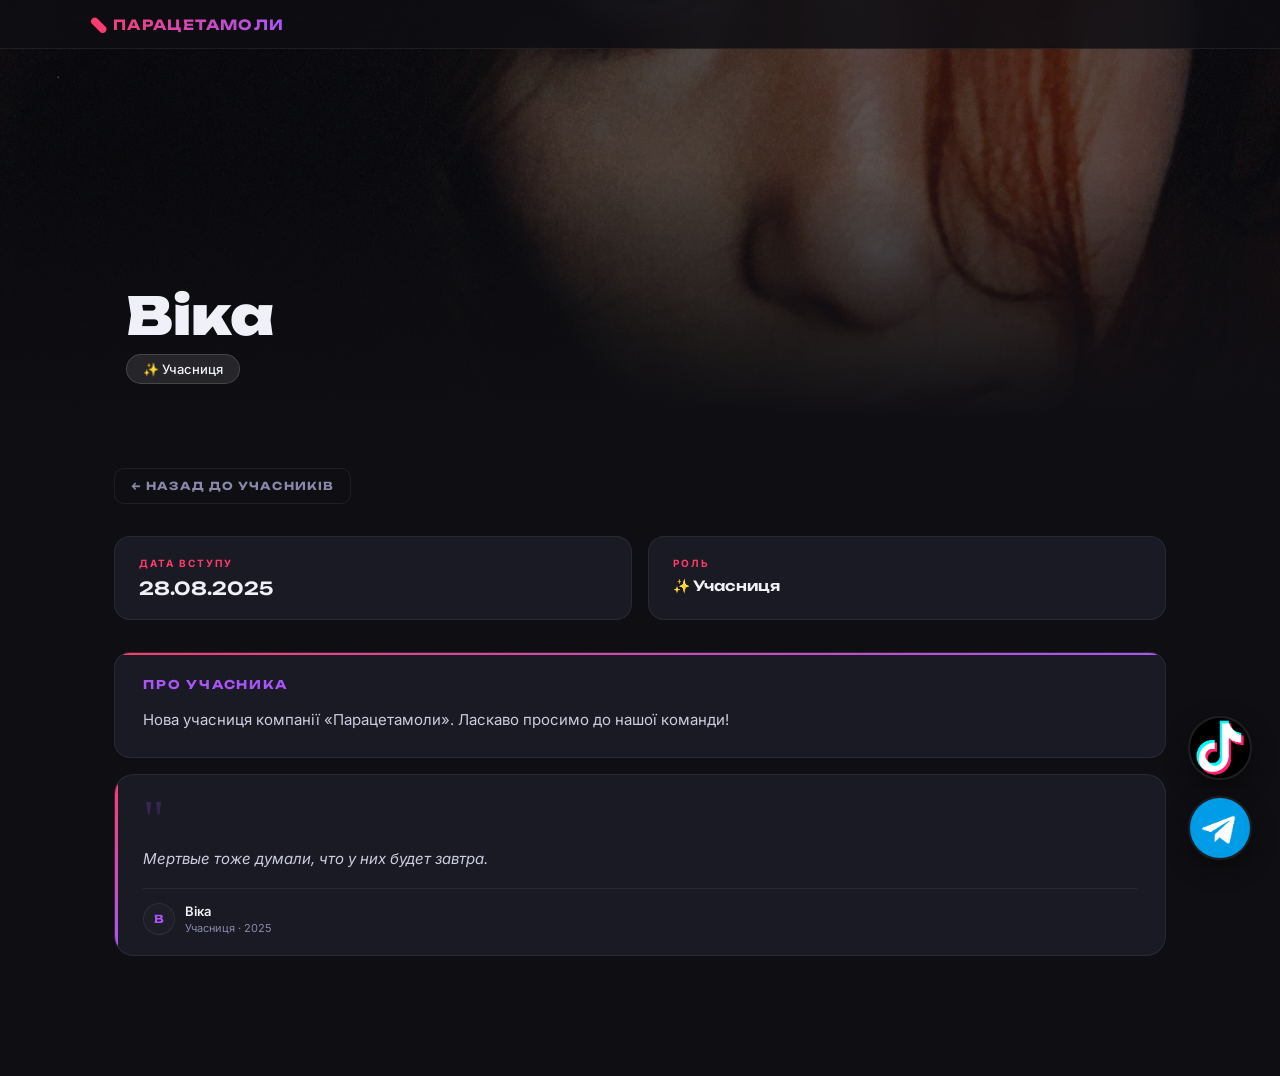
<file: vika.html>
<!DOCTYPE html>
<html lang="uk">
<head>
    <meta charset="UTF-8">
    <title>Віка — Парацетамоли</title>
    <meta name="viewport" content="width=device-width, initial-scale=1.0">
    <link rel="preconnect" href="https://fonts.googleapis.com">
    <link href="https://fonts.googleapis.com/css2?family=Unbounded:wght@400;700;900&family=Inter:wght@400;500;600&display=swap" rel="stylesheet">
    <link rel="stylesheet" href="style.css">
</head>
<body>
<div class="particles" id="particles"></div>
<header class="site-header">
    <div class="header-inner">
        <span class="logo-text">💊 ПАРАЦЕТАМОЛИ</span>
    </div>
</header>
<div class="member-page">
    <div class="member-page-hero">
        <img src="vika.jpg" class="member-page-photo" alt="риба" onerror="this.src='placeholder.svg'">
        <div class="member-page-overlay"></div>
        <div class="member-page-hero-content">
            <div class="member-page-name">Віка</div>
            <div class="member-page-role-badge">✨ Учасниця</div>
        </div>
    </div>
    <div class="member-page-body">
        <a href="index.html" class="back-btn">← Назад до учасників</a>
        <div class="info-grid">
            <div class="info-card reveal">
                <div class="info-label">Дата вступу</div>
                <div class="info-value">28.08.2025</div>
            </div>
            <div class="info-card reveal">
                <div class="info-label">Роль</div>
                <div class="info-value" style="font-size:14px">✨ Учасниця</div>
            </div>
        </div>
        <div class="bio-card reveal">
            <div class="bio-title">Про учасника</div>
            <p class="bio-text">Нова учасниця компанії «Парацетамоли». Ласкаво просимо до нашої команди!</p>
        </div>
        <div class="member-quote">
            <div class="mq-bar"></div>
            <div class="mq-bigquote">"</div>
            <p class="mq-text">Мертвые тоже думали, что у них будет завтра.</p>
            <div class="mq-footer">
                <div class="mq-avatar">В</div>
                <div>
                    <div class="mq-name">Віка</div>
                    <div class="mq-role">Учасниця · 2025</div>
                </div>
            </div>
        </div>
    </div>
</div>
<div class="social-btn tiktok-btn" onclick="window.open('https://www.tiktok.com/@paracetamoly74','_blank')">
    <img src="tiktok.jpg" alt="TikTok">
</div>
<div class="social-btn tg-btn" onclick="window.open('https://t.me/paracetamoly74','_blank')">
    <img src="telegram.jpg" alt="Telegram">
</div>
<script src="main.js"></script>
</body>
</html>
</file>
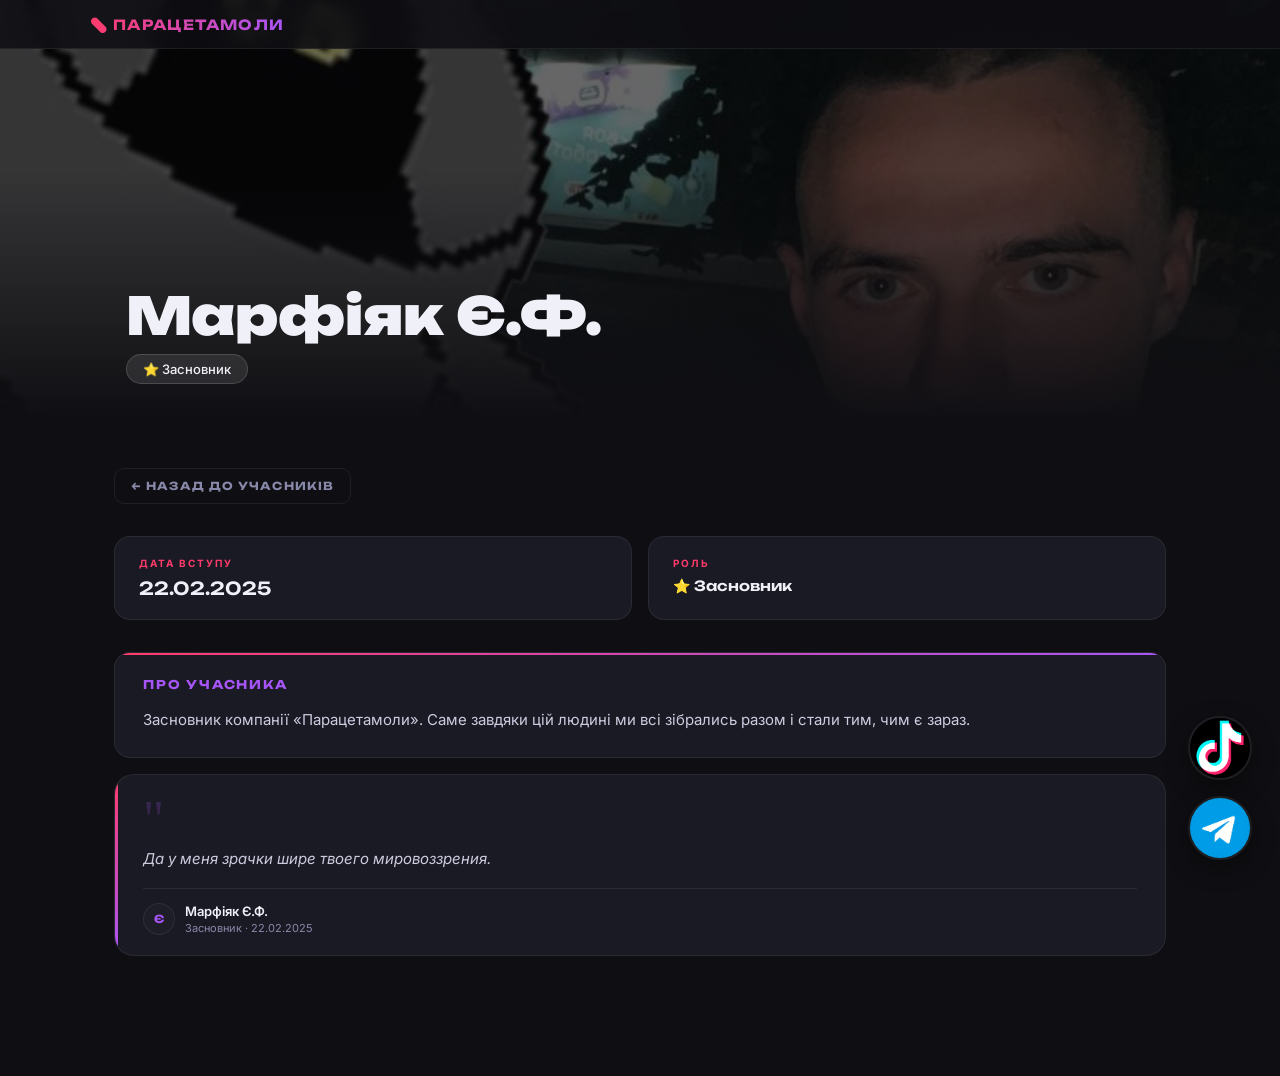
<file: zhenya.html>
<!DOCTYPE html>
<html lang="uk">
<head>
    <meta charset="UTF-8">
    <title>Марфіяк Є.Ф. — Парацетамоли</title>
    <meta name="viewport" content="width=device-width, initial-scale=1.0">
    <link rel="preconnect" href="https://fonts.googleapis.com">
    <link href="https://fonts.googleapis.com/css2?family=Unbounded:wght@400;700;900&family=Inter:wght@400;500;600&display=swap" rel="stylesheet">
    <link rel="stylesheet" href="style.css">
</head>
<body>
<div class="particles" id="particles"></div>
<header class="site-header">
    <div class="header-inner">
        <span class="logo-text">💊 ПАРАЦЕТАМОЛИ</span>
    </div>
</header>
<div class="member-page">
    <div class="member-page-hero">
        <img src="zhenya.jpg" class="member-page-photo" alt="Марфіяк Є.Ф." onerror="this.src='placeholder.svg'">
        <div class="member-page-overlay"></div>
        <div class="member-page-hero-content">
            <div class="member-page-name">Марфіяк Є.Ф.</div>
            <div class="member-page-role-badge">⭐ Засновник</div>
        </div>
    </div>
    <div class="member-page-body">
        <a href="index.html" class="back-btn">← Назад до учасників</a>
        <div class="info-grid">
            <div class="info-card reveal">
                <div class="info-label">Дата вступу</div>
                <div class="info-value">22.02.2025</div>
            </div>
            <div class="info-card reveal">
                <div class="info-label">Роль</div>
                <div class="info-value" style="font-size:14px">⭐ Засновник</div>
            </div>
        </div>
        <div class="bio-card reveal">
            <div class="bio-title">Про учасника</div>
            <p class="bio-text">Засновник компанії «Парацетамоли». Саме завдяки цій людині ми всі зібрались разом і стали тим, чим є зараз.</p>
        </div>
        <div class="member-quote">
            <div class="mq-bar"></div>
            <div class="mq-bigquote">"</div>
            <p class="mq-text">Да у меня зрачки шире твоего мировоззрения.</p>
            <div class="mq-footer">
                <div class="mq-avatar">Є</div>
                <div>
                    <div class="mq-name">Марфіяк Є.Ф.</div>
                    <div class="mq-role">Засновник · 22.02.2025</div>
                </div>
            </div>
        </div>
    </div>
</div>
<div class="social-btn tiktok-btn" onclick="window.open('https://www.tiktok.com/@paracetamoly74','_blank')">
    <img src="tiktok.jpg" alt="TikTok">
</div>
<div class="social-btn tg-btn" onclick="window.open('https://t.me/paracetamoly74','_blank')">
    <img src="telegram.jpg" alt="Telegram">
</div>
<script src="main.js"></script>
</body>
</html>
</file>
<file: style.css>
/* =====================
   CSS VARIABLES
   ===================== */
:root {
    --bg: #0f0f13;
    --bg2: #16161d;
    --bg3: #1e1e28;
    --card: #1a1a24;
    --card-hover: #22222f;
    --accent: #ff3b6b;
    --accent2: #a855f7;
    --accent3: #3b82f6;
    --text: #f0f0f8;
    --text-muted: #8888aa;
    --border: rgba(255,255,255,0.07);
    --glow: rgba(255,59,107,0.25);
    --radius: 20px;
    --transition: 0.4s cubic-bezier(0.16, 1, 0.3, 1);
}

/* =====================
   RESET
   ===================== */
*, *::before, *::after {
    margin: 0;
    padding: 0;
    box-sizing: border-box;
}

/* =====================
   SCROLLBAR
   ===================== */
::-webkit-scrollbar { width: 6px; }
::-webkit-scrollbar-track { background: var(--bg); }
::-webkit-scrollbar-thumb { background: var(--accent); border-radius: 3px; }

/* =====================
   BODY
   ===================== */
body {
    font-family: 'Inter', system-ui, sans-serif;
    background: var(--bg);
    color: var(--text);
    min-height: 100vh;
    overflow-x: hidden;
}

/* =====================
   PARTICLES
   ===================== */
.particles {
    position: fixed;
    inset: 0;
    pointer-events: none;
    z-index: 0;
    overflow: hidden;
}

.particle {
    position: absolute;
    width: 2px;
    height: 2px;
    background: var(--accent);
    border-radius: 50%;
    animation: floatUp linear infinite;
    opacity: 0;
}

@keyframes floatUp {
    0%   { transform: translateY(100vh) scale(0); opacity: 0; }
    10%  { opacity: 0.6; }
    90%  { opacity: 0.3; }
    100% { transform: translateY(-10vh) scale(1.5); opacity: 0; }
}

/* =====================
   HEADER
   ===================== */
.site-header {
    position: fixed;
    top: 0; left: 0; right: 0;
    z-index: 100;
    padding: 14px 24px;
    background: rgba(15,15,19,0.85);
    backdrop-filter: blur(16px);
    border-bottom: 1px solid var(--border);
    animation: slideDown 0.6s ease both;
}

@keyframes slideDown {
    from { transform: translateY(-100%); opacity: 0; }
    to   { transform: translateY(0); opacity: 1; }
}

.header-inner {
    max-width: 1100px;
    margin: 0 auto;
}

.logo-text {
    font-family: 'Unbounded', sans-serif;
    font-size: 14px;
    font-weight: 700;
    letter-spacing: 0.1em;
    background: linear-gradient(90deg, var(--accent), var(--accent2));
    -webkit-background-clip: text;
    -webkit-text-fill-color: transparent;
    background-clip: text;
}

/* =====================
   CONTAINER
   ===================== */
.container {
    width: 100%;
    max-width: 1100px;
    margin: 0 auto;
    padding: 100px 24px 160px;
    position: relative;
    z-index: 1;
}

/* =====================
   HERO
   ===================== */
.hero {
    text-align: center;
    padding: 60px 0 50px;
    position: relative;
}

.hero-glow {
    position: absolute;
    top: 50%;
    left: 50%;
    transform: translate(-50%, -50%);
    width: 600px;
    height: 300px;
    background: radial-gradient(ellipse, rgba(168,85,247,0.15) 0%, transparent 70%);
    pointer-events: none;
    animation: glowPulse 4s ease-in-out infinite;
}

@keyframes glowPulse {
    0%, 100% { opacity: 0.5; transform: translate(-50%, -50%) scale(1); }
    50%       { opacity: 1;   transform: translate(-50%, -50%) scale(1.1); }
}

.main-title {
    font-family: 'Unbounded', sans-serif;
    font-size: clamp(36px, 7vw, 80px);
    font-weight: 900;
    letter-spacing: -0.02em;
    line-height: 1;
    display: flex;
    justify-content: center;
    align-items: baseline;
    gap: 0.2em;
    flex-wrap: wrap;
}

.title-word {
    display: inline-block;
    opacity: 0;
    transform: translateY(40px);
    animation: wordUp 0.7s cubic-bezier(0.16, 1, 0.3, 1) both;
}

.title-word:nth-child(1) { animation-delay: 0.1s; }
.title-word:nth-child(2) { animation-delay: 0.25s; }

.title-word.accent {
    background: linear-gradient(135deg,
        #ff3b6b 0%,
        #a855f7 40%,
        #3b82f6 80%,
        #ff3b6b 100%
    );
    background-size: 300% 300%;
    -webkit-background-clip: text;
    -webkit-text-fill-color: transparent;
    background-clip: text;
    animation: wordUp 0.7s cubic-bezier(0.16, 1, 0.3, 1) 0.25s both,
               gradientShift 5s ease infinite 1s;
}

@keyframes wordUp {
    from { opacity: 0; transform: translateY(40px); }
    to   { opacity: 1; transform: translateY(0); }
}

@keyframes gradientShift {
    0%   { background-position: 0% 50%; }
    50%  { background-position: 100% 50%; }
    100% { background-position: 0% 50%; }
}

.hero-sub {
    margin-top: 16px;
    font-size: 13px;
    letter-spacing: 0.25em;
    text-transform: uppercase;
    color: var(--text-muted);
    opacity: 0;
    animation: fadeIn 0.6s ease 0.7s both;
}

.hero-line {
    width: 60px;
    height: 3px;
    background: linear-gradient(90deg, var(--accent), var(--accent2));
    margin: 20px auto 0;
    border-radius: 2px;
    opacity: 0;
    animation: expandLine 0.6s ease 0.9s both;
}

@keyframes expandLine {
    from { width: 0; opacity: 0; }
    to   { width: 60px; opacity: 1; }
}

@keyframes fadeIn {
    from { opacity: 0; transform: translateY(10px); }
    to   { opacity: 1; transform: translateY(0); }
}

/* =====================
   REVEAL ANIMATION
   ===================== */
.reveal {
    opacity: 0;
    transform: translateY(30px);
    transition: opacity 0.6s ease, transform 0.6s ease;
}

.reveal.visible {
    opacity: 1;
    transform: translateY(0);
}

/* =====================
   ABOUT
   ===================== */
.about {
    background: var(--card);
    border: 1px solid var(--border);
    border-radius: var(--radius);
    padding: 32px 36px;
    max-width: 820px;
    margin: 0 auto 64px;
    position: relative;
    overflow: hidden;
    transition: transform var(--transition), box-shadow var(--transition);
}

.about::before {
    content: '';
    position: absolute;
    top: 0; left: 0; right: 0;
    height: 3px;
    background: linear-gradient(90deg, var(--accent), var(--accent2), var(--accent3));
}

.about:hover {
    transform: translateY(-4px);
    box-shadow: 0 24px 60px rgba(0,0,0,0.4);
}

.about-icon {
    font-size: 28px;
    margin-bottom: 10px;
}

.section-label {
    font-family: 'Unbounded', sans-serif;
    font-size: 11px;
    font-weight: 700;
    letter-spacing: 0.2em;
    text-transform: uppercase;
    color: var(--accent);
    margin-bottom: 12px;
}

.about-text {
    font-size: 15px;
    line-height: 1.8;
    color: #cccce0;
}

/* =====================
   MEMBERS SECTION
   ===================== */
.members-section {
    margin-top: 20px;
}

.members-title {
    font-family: 'Unbounded', sans-serif;
    font-size: 22px;
    font-weight: 700;
    text-align: center;
    margin-bottom: 36px;
    display: flex;
    align-items: center;
    justify-content: center;
    gap: 12px;
}

.count-badge {
    display: inline-flex;
    align-items: center;
    justify-content: center;
    width: 34px;
    height: 34px;
    background: linear-gradient(135deg, var(--accent), var(--accent2));
    border-radius: 50%;
    font-size: 13px;
    font-weight: 700;
    font-family: 'Inter', sans-serif;
}

/* =====================
   MEMBERS GRID
   ===================== */
.members-grid {
    display: grid;
    grid-template-columns: repeat(3, 1fr);
    gap: 20px;
}

/* =====================
   MEMBER CARD
   ===================== */
.member-card {
    background: var(--card);
    border: 1px solid var(--border);
    border-radius: var(--radius);
    overflow: hidden;
    transition: transform var(--transition), box-shadow var(--transition), border-color var(--transition);
    transition-delay: calc(var(--i) * 0.07s);
    cursor: pointer;
}

.member-card:hover {
    transform: translateY(-8px) scale(1.02);
    box-shadow: 0 30px 60px rgba(0,0,0,0.5), 0 0 0 1px rgba(168,85,247,0.3);
    border-color: rgba(168,85,247,0.3);
}

.member-card.new-member {
    border-color: rgba(59,130,246,0.2);
}

.member-card.new-member:hover {
    box-shadow: 0 30px 60px rgba(0,0,0,0.5), 0 0 0 1px rgba(59,130,246,0.4);
    border-color: rgba(59,130,246,0.4);
}

.card-link {
    display: block;
    text-decoration: none;
    color: inherit;
}

/* =====================
   CARD PHOTO
   ===================== */
.card-photo-wrap {
    position: relative;
    aspect-ratio: 4/3;
    overflow: hidden;
    background: var(--bg3);
}

.member-photo {
    width: 100%;
    height: 100%;
    object-fit: cover;
    transition: transform 0.6s cubic-bezier(0.16,1,0.3,1);
    display: block;
}

.no-photo {
    width: 100%;
    height: 100%;
    display: flex;
    align-items: center;
    justify-content: center;
    font-family: 'Unbounded', sans-serif;
    font-size: 52px;
    font-weight: 900;
    background: linear-gradient(135deg, var(--bg2), var(--bg3));
    color: rgba(255,255,255,0.15);
    cursor: default;
}

.card-overlay {
    position: absolute;
    inset: 0;
    background: linear-gradient(to top, rgba(0,0,0,0.8) 0%, transparent 60%);
    display: flex;
    align-items: flex-end;
    padding: 16px;
    opacity: 0;
    transition: opacity 0.35s ease;
}

.card-view {
    font-size: 12px;
    font-weight: 600;
    letter-spacing: 0.05em;
    color: white;
    transform: translateY(8px);
    transition: transform 0.35s ease;
}

.member-card:hover .member-photo {
    transform: scale(1.07);
}

.member-card:hover .card-overlay {
    opacity: 1;
}

.member-card:hover .card-view {
    transform: translateY(0);
}

/* =====================
   MEMBER INFO
   ===================== */
.member-info {
    padding: 16px 18px 18px;
}

.member-name {
    font-family: 'Unbounded', sans-serif;
    font-size: 14px;
    font-weight: 700;
    margin-bottom: 6px;
    color: var(--text);
}

.member-role {
    font-size: 12px;
    font-weight: 500;
    margin-bottom: 6px;
    color: var(--text-muted);
}

.member-role.founder {
    color: #fbbf24;
}

.member-role.dev {
    color: #34d399;
}

.member-role.new {
    color: #60a5fa;
}

.member-date {
    font-size: 11px;
    color: var(--text-muted);
    opacity: 0.7;
}

/* =====================
   SOCIAL BUTTONS
   ===================== */
.social-btn {
    position: fixed;
    right: 28px;
    width: 64px;
    height: 64px;
    border-radius: 50%;
    overflow: hidden;
    cursor: pointer;
    box-shadow: 0 8px 24px rgba(0,0,0,0.4);
    transition: transform 0.3s ease, box-shadow 0.3s ease;
    z-index: 200;
    border: 2px solid var(--border);
}

.social-btn:hover {
    transform: scale(1.12);
    box-shadow: 0 12px 32px rgba(0,0,0,0.6);
}

.social-btn img {
    width: 100%;
    height: 100%;
    object-fit: cover;
}

.tiktok-btn { bottom: 120px; }
.tg-btn     { bottom: 40px; }

.social-label {
    display: none;
}

/* =====================
   MEMBER PAGE (individual pages)
   ===================== */
.member-page {
    min-height: 100vh;
    display: flex;
    flex-direction: column;
}

.member-page-hero {
    position: relative;
    height: 420px;
    overflow: hidden;
}

.member-page-photo {
    width: 100%;
    height: 100%;
    object-fit: cover;
    filter: brightness(0.55);
    transition: transform 8s ease;
    animation: zoomSlow 12s ease-in-out infinite alternate;
}

@keyframes zoomSlow {
    from { transform: scale(1); }
    to   { transform: scale(1.06); }
}

.no-photo-hero {
    width: 100%;
    height: 100%;
    display: flex;
    align-items: center;
    justify-content: center;
    font-family: 'Unbounded', sans-serif;
    font-size: 100px;
    font-weight: 900;
    background: linear-gradient(135deg, var(--bg2), var(--bg3));
    color: rgba(255,255,255,0.08);
}

.member-page-overlay {
    position: absolute;
    inset: 0;
    background: linear-gradient(to top, var(--bg) 0%, rgba(15,15,19,0.3) 60%);
}

.member-page-hero-content {
    position: absolute;
    bottom: 36px;
    left: 0;
    right: 0;
    padding: 0 36px;
    max-width: 1100px;
    margin: 0 auto;
}

.member-page-name {
    font-family: 'Unbounded', sans-serif;
    font-size: clamp(28px, 5vw, 52px);
    font-weight: 900;
    line-height: 1.1;
    animation: wordUp 0.7s ease 0.2s both;
}

.member-page-role-badge {
    display: inline-block;
    margin-top: 10px;
    padding: 6px 16px;
    border-radius: 100px;
    background: rgba(255,255,255,0.1);
    backdrop-filter: blur(8px);
    border: 1px solid rgba(255,255,255,0.15);
    font-size: 13px;
    font-weight: 500;
    animation: fadeIn 0.6s ease 0.5s both;
}

.back-btn {
    display: inline-flex;
    align-items: center;
    gap: 8px;
    font-family: 'Unbounded', sans-serif;
    font-size: 11px;
    font-weight: 700;
    letter-spacing: 0.1em;
    text-transform: uppercase;
    color: var(--text-muted);
    text-decoration: none;
    padding: 10px 16px;
    border-radius: 10px;
    border: 1px solid var(--border);
    transition: all 0.3s ease;
    margin-bottom: 32px;
}

.back-btn:hover {
    color: var(--text);
    border-color: var(--accent);
    background: rgba(255,59,107,0.08);
}

.member-page-body {
    padding: 48px 24px 120px;
    max-width: 1100px;
    margin: 0 auto;
    width: 100%;
}

.info-grid {
    display: grid;
    grid-template-columns: 1fr 1fr;
    gap: 16px;
    margin-bottom: 32px;
}

.info-card {
    background: var(--card);
    border: 1px solid var(--border);
    border-radius: 16px;
    padding: 20px 24px;
    transition: transform 0.3s ease;
}

.info-card:hover {
    transform: translateY(-3px);
}

.info-label {
    font-size: 10px;
    font-weight: 700;
    letter-spacing: 0.2em;
    text-transform: uppercase;
    color: var(--accent);
    margin-bottom: 8px;
}

.info-value {
    font-size: 18px;
    font-weight: 600;
    font-family: 'Unbounded', sans-serif;
}

.bio-card {
    background: var(--card);
    border: 1px solid var(--border);
    border-radius: 16px;
    padding: 24px 28px;
    position: relative;
    overflow: hidden;
}

.bio-card::before {
    content: '';
    position: absolute;
    top: 0; left: 0; right: 0;
    height: 2px;
    background: linear-gradient(90deg, var(--accent), var(--accent2));
}

.bio-title {
    font-family: 'Unbounded', sans-serif;
    font-size: 12px;
    font-weight: 700;
    letter-spacing: 0.15em;
    text-transform: uppercase;
    color: var(--accent2);
    margin-bottom: 14px;
}

.bio-text {
    font-size: 15px;
    line-height: 1.8;
    color: #cccce0;
}

/* =====================
   RESPONSIVE
   ===================== */
@media (max-width: 750px) {
    .members-grid {
        grid-template-columns: 1fr 1fr;
        gap: 14px;
    }

    .info-grid {
        grid-template-columns: 1fr 1fr;
    }

    .social-btn {
        width: 52px;
        height: 52px;
        right: 16px;
    }

    .tiktok-btn { bottom: 90px; }
    .tg-btn     { bottom: 24px; }

    .about { padding: 24px 20px; }
    .member-page-hero { height: 300px; }
    .member-page-hero-content { padding: 0 20px; }
}

@media (max-width: 480px) {
    .members-grid {
        grid-template-columns: 1fr;
    }

    .info-grid {
        grid-template-columns: 1fr;
    }
}

/* =====================
   CARD QUOTE (на головній)
   ===================== */
.card-quote {
    margin-top: 10px;
    padding-top: 10px;
    border-top: 1px solid var(--border);
    font-size: 12px;
    font-style: italic;
    color: var(--text-muted);
    line-height: 1.5;
    position: relative;
}

.cq-mark {
    font-family: Georgia, serif;
    font-size: 22px;
    line-height: 0;
    vertical-align: -6px;
    color: var(--accent2);
    opacity: 0.5;
    margin-right: 2px;
}

/* =====================
   MEMBER QUOTE (профіль)
   ===================== */
.member-quote {
    background: var(--card);
    border: 1px solid var(--border);
    border-radius: var(--radius);
    padding: 24px 28px 20px;
    position: relative;
    margin-top: 16px;
    overflow: hidden;
}

.member-quote .mq-bar {
    position: absolute;
    top: 0; bottom: 0; left: 0;
    width: 3px;
    background: linear-gradient(180deg, var(--accent), var(--accent2));
}

.member-quote .mq-bigquote {
    font-family: Georgia, serif;
    font-size: 52px;
    line-height: 0.8;
    color: var(--accent2);
    opacity: 0.2;
    margin-bottom: 4px;
    user-select: none;
    display: block;
}

.member-quote .mq-text {
    font-size: 15px;
    line-height: 1.8;
    color: #cccce0;
    font-style: italic;
    margin: 0 0 16px;
}

.member-quote .mq-footer {
    display: flex;
    align-items: center;
    gap: 10px;
    border-top: 1px solid var(--border);
    padding-top: 14px;
}

.member-quote .mq-avatar {
    width: 32px; height: 32px;
    border-radius: 50%;
    background: var(--bg3);
    border: 1px solid var(--border);
    display: flex; align-items: center; justify-content: center;
    font-family: 'Unbounded', sans-serif;
    font-size: 11px; font-weight: 700;
    color: var(--accent2);
    flex-shrink: 0;
}

.member-quote .mq-name {
    font-size: 13px;
    font-weight: 600;
    color: var(--text);
}

.member-quote .mq-role {
    font-size: 11px;
    color: var(--text-muted);
    margin-top: 2px;
}

/* =====================
   FOUNDER CARD (hero)
   ===================== */
.founder-card {
    display: flex;
    gap: 0;
    background: var(--card);
    border: 1px solid rgba(255,59,107,0.25);
    border-radius: var(--radius);
    overflow: hidden;
    margin-bottom: 24px;
    text-decoration: none;
    color: inherit;
    position: relative;
    transition: transform var(--transition), box-shadow var(--transition), border-color var(--transition);
    min-height: 260px;
}

.founder-card::before {
    content: '';
    position: absolute;
    top: 0; left: 0; right: 0;
    height: 3px;
    background: linear-gradient(90deg, var(--accent), var(--accent2), var(--accent3));
    z-index: 2;
}

.founder-card:hover {
    transform: translateY(-6px);
    box-shadow: 0 32px 64px rgba(0,0,0,0.5), 0 0 0 1px rgba(255,59,107,0.4);
    border-color: rgba(255,59,107,0.45);
}

.founder-photo-wrap {
    width: 340px;
    flex-shrink: 0;
    position: relative;
    overflow: hidden;
}

.founder-photo {
    width: 100%;
    height: 100%;
    object-fit: cover;
    display: block;
    transition: transform 0.6s cubic-bezier(0.16,1,0.3,1);
}

.founder-card:hover .founder-photo {
    transform: scale(1.06);
}

.founder-overlay {
    position: absolute;
    inset: 0;
    background: linear-gradient(to right, transparent 60%, var(--card) 100%);
}

.founder-info {
    flex: 1;
    padding: 32px 36px;
    display: flex;
    flex-direction: column;
    justify-content: center;
    gap: 10px;
}

.founder-badge {
    display: inline-flex;
    align-items: center;
    gap: 6px;
    font-size: 11px;
    font-weight: 700;
    letter-spacing: 0.15em;
    text-transform: uppercase;
    color: #fbbf24;
    background: rgba(251,191,36,0.1);
    border: 1px solid rgba(251,191,36,0.2);
    border-radius: 100px;
    padding: 4px 14px;
    width: fit-content;
}

.founder-name {
    font-family: 'Unbounded', sans-serif;
    font-size: 28px;
    font-weight: 900;
    line-height: 1.1;
    color: var(--text);
}

.founder-date {
    font-size: 12px;
    color: var(--text-muted);
}

.founder-quote {
    margin-top: 6px;
    padding: 14px 16px;
    background: var(--bg3);
    border-left: 3px solid var(--accent);
    border-radius: 0 10px 10px 0;
    font-size: 14px;
    font-style: italic;
    color: #cccce0;
    line-height: 1.7;
}

.founder-link {
    margin-top: 8px;
    font-size: 13px;
    font-weight: 600;
    color: var(--accent);
    letter-spacing: 0.03em;
    transition: gap 0.2s;
}

.founder-card:hover .founder-link {
    text-decoration: underline;
}

@media (max-width: 700px) {
    .founder-card {
        flex-direction: column;
        min-height: unset;
    }
    .founder-photo-wrap {
        width: 100%;
        height: 220px;
    }
    .founder-overlay {
        background: linear-gradient(to top, var(--card) 0%, transparent 60%);
    }
    .founder-info {
        padding: 20px 20px 24px;
    }
    .founder-name {
        font-size: 22px;
    }
}
</file>
